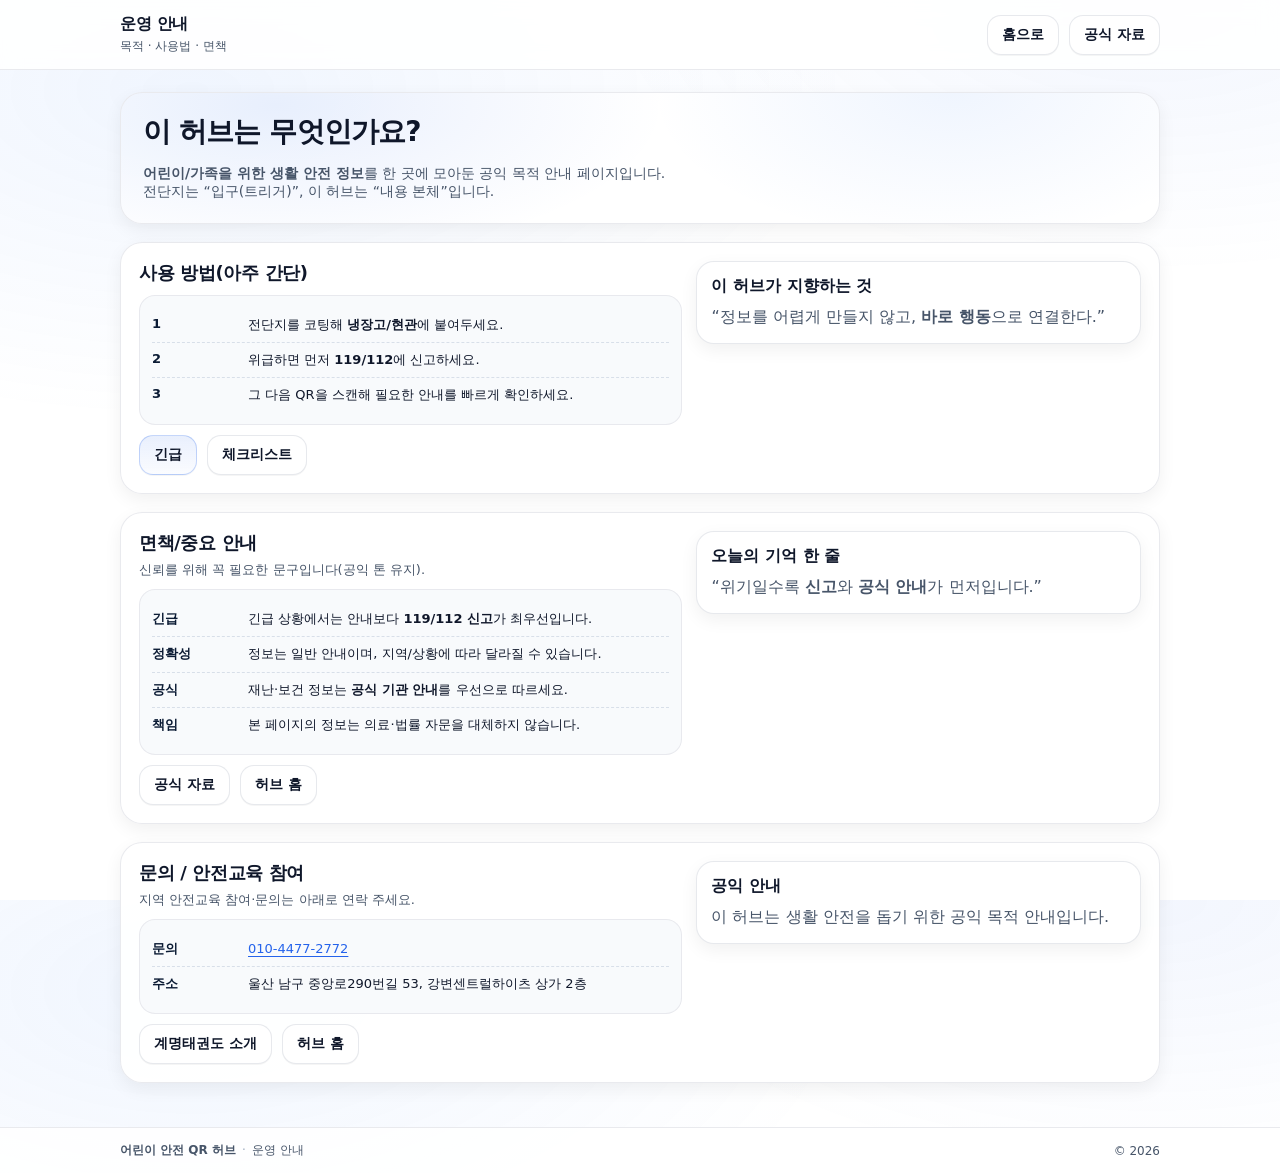
<file: pages/about/index.html>
<!doctype html>
<html lang="ko">
<head>
  <meta charset="utf-8" />
  <meta name="viewport" content="width=device-width,initial-scale=1,viewport-fit=cover" />
  <title>운영 안내 | 어린이 안전 QR 허브</title>
  <meta name="description" content="허브의 목적, 사용 방법, 면책 및 안내." />

  <meta property="og:title" content="운영 안내 | 어린이 안전 QR 허브" />
  <meta property="og:description" content="이 허브는 공익 목적 안전 정보 안내입니다." />
  <meta property="og:image" content="../../assets/images/og.jpg" />

  <link rel="stylesheet" href="../../assets/css/style.css" />
</head>

<body>
<a class="skip" href="#main">본문으로</a>

<div class="page">
<header class="topbar">
  <div class="wrap topbar__inner">
    <div class="brand">
      <div class="brand__title">운영 안내</div>
      <div class="brand__sub">목적 · 사용법 · 면책</div>
    </div>
    <div class="ctaRow">
      <a class="btn" href="../../">홈으로</a>
      <a class="btn" href="../resources/">공식 자료</a>
    </div>
  </div>
</header>

<main id="main" class="wrap main">
  <section class="hero card" style="grid-template-columns:1fr; gap:10px;">
    <h1 class="hero__title" style="margin-bottom:6px;">이 허브는 무엇인가요?</h1>
    <p class="hero__desc" style="margin:0;">
      <strong>어린이/가족을 위한 생활 안전 정보</strong>를 한 곳에 모아둔 공익 목적 안내 페이지입니다.<br/>
      전단지는 “입구(트리거)”, 이 허브는 “내용 본체”입니다.
    </p>
  </section>

  <section class="section card contact" style="padding:18px;">
    <div class="contact__left">
      <h2 class="section__title">사용 방법(아주 간단)</h2>
      <div class="contact__box">
        <div class="kv"><div class="kv__k">1</div><div class="kv__v">전단지를 코팅해 <strong>냉장고/현관</strong>에 붙여두세요.</div></div>
        <div class="kv"><div class="kv__k">2</div><div class="kv__v">위급하면 먼저 <strong>119/112</strong>에 신고하세요.</div></div>
        <div class="kv"><div class="kv__k">3</div><div class="kv__v">그 다음 QR을 스캔해 필요한 안내를 빠르게 확인하세요.</div></div>
      </div>

      <div class="ctaRow" style="margin-top:10px;">
        <a class="btn btn--primary" href="../emergency/">긴급</a>
        <a class="btn" href="../checklist/">체크리스트</a>
      </div>
    </div>

    <div class="contact__right">
      <div class="miniCard">
        <div class="miniCard__title">이 허브가 지향하는 것</div>
        <div class="miniCard__quote">
          “정보를 어렵게 만들지 않고, <strong>바로 행동</strong>으로 연결한다.”
        </div>
      </div>
    </div>
  </section>

  <section class="section card contact" style="padding:18px;">
    <div class="contact__left">
      <h2 class="section__title">면책/중요 안내</h2>
      <p class="section__sub">신뢰를 위해 꼭 필요한 문구입니다(공익 톤 유지).</p>

      <div class="contact__box">
        <div class="kv"><div class="kv__k">긴급</div><div class="kv__v">긴급 상황에서는 안내보다 <strong>119/112 신고</strong>가 최우선입니다.</div></div>
        <div class="kv"><div class="kv__k">정확성</div><div class="kv__v">정보는 일반 안내이며, 지역/상황에 따라 달라질 수 있습니다.</div></div>
        <div class="kv"><div class="kv__k">공식</div><div class="kv__v">재난·보건 정보는 <strong>공식 기관 안내</strong>를 우선으로 따르세요.</div></div>
        <div class="kv"><div class="kv__k">책임</div><div class="kv__v">본 페이지의 정보는 의료·법률 자문을 대체하지 않습니다.</div></div>
      </div>

      <div class="ctaRow" style="margin-top:10px;">
        <a class="btn" href="../resources/">공식 자료</a>
        <a class="btn" href="../../">허브 홈</a>
      </div>
    </div>

    <div class="contact__right">
      <div class="miniCard">
        <div class="miniCard__title">오늘의 기억 한 줄</div>
        <div class="miniCard__quote">
          “위기일수록 <strong>신고</strong>와 <strong>공식 안내</strong>가 먼저입니다.”
        </div>
      </div>
    </div>
  </section>

  <section class="section card contact" style="padding:18px;">
    <div class="contact__left">
      <h2 class="section__title">문의 / 안전교육 참여</h2>
      <p class="section__sub">지역 안전교육 참여·문의는 아래로 연락 주세요.</p>
      <div class="contact__box">
        <div class="kv"><div class="kv__k">문의</div><div class="kv__v"><a class="link" href="tel:010-4477-2772">010-4477-2772</a></div></div>
        <div class="kv"><div class="kv__k">주소</div><div class="kv__v">울산 남구 중앙로290번길 53, 강변센트럴하이츠 상가 2층</div></div>
      </div>
      <div class="ctaRow" style="margin-top:10px;">
        <a class="btn" href="../../kmt/">계명태권도 소개</a>
        <a class="btn" href="../../">허브 홈</a>
      </div>
    </div>
    <div class="contact__right">
      <div class="miniCard">
        <div class="miniCard__title">공익 안내</div>
        <div class="miniCard__quote">
          이 허브는 생활 안전을 돕기 위한 공익 목적 안내입니다.
        </div>
      </div>
    </div>
  </section>
</main>

<footer class="footer">
  <div class="wrap footer__inner">
    <div class="footer__left"><strong>어린이 안전 QR 허브</strong><span class="sep">·</span><span>운영 안내</span></div>
    <div class="footer__right"><span id="year"></span></div>
  </div>
</footer>
</div>

<script src="../../assets/js/app.js"></script>
</body>
</html>
</file>
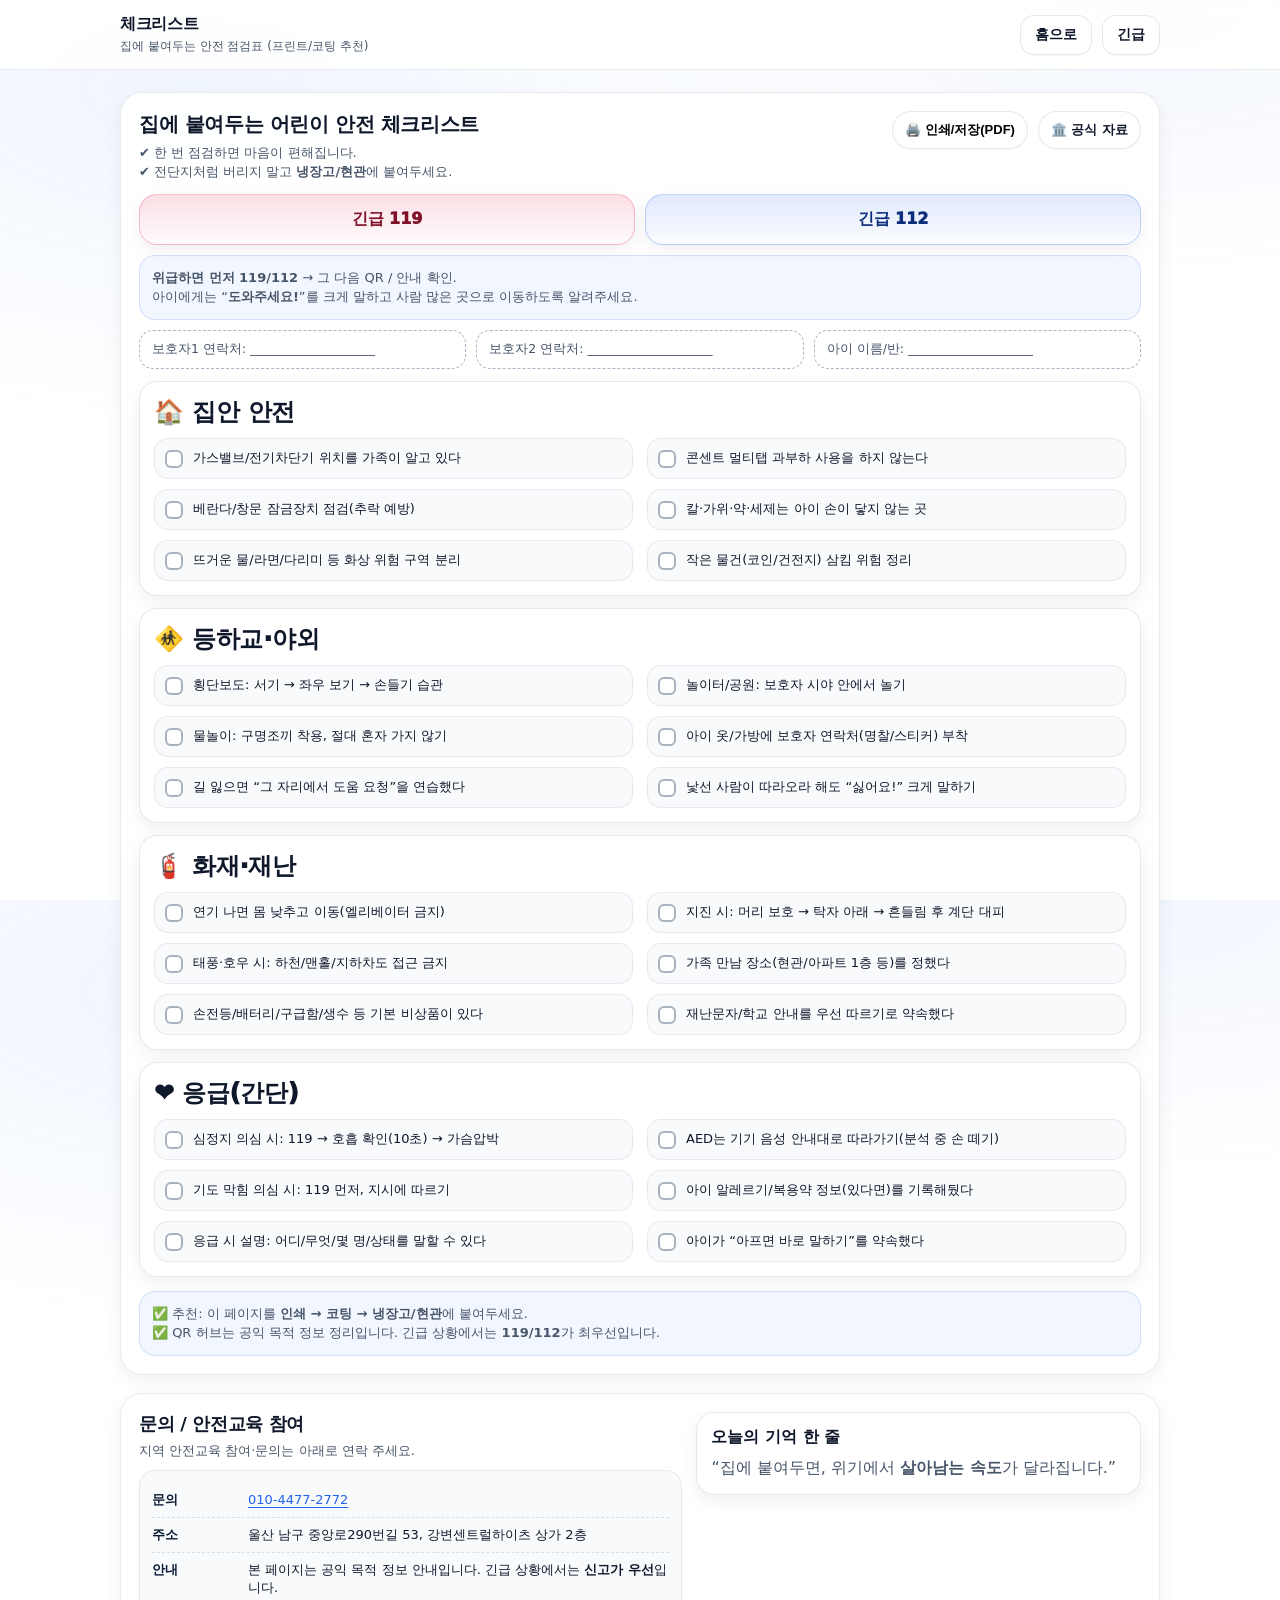
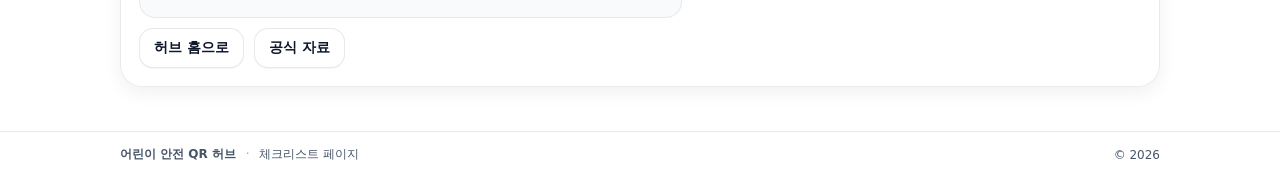
<file: pages/checklist/index.html>
<!doctype html>
<html lang="ko">
<head>
  <meta charset="utf-8" />
  <meta name="viewport" content="width=device-width,initial-scale=1,viewport-fit=cover" />
  <title>체크리스트 | 집에 붙여두는 안전 점검표 | 어린이 안전 QR 허브</title>
  <meta name="description" content="집에 붙여두는 어린이 안전 체크리스트. 프린트/코팅용." />

  <meta property="og:title" content="체크리스트 | 집에 붙여두는 안전 점검표" />
  <meta property="og:description" content="한 번 체크하면, 우리 집 안전이 달라집니다." />
  <meta property="og:image" content="../../assets/images/og.jpg" />

  <link rel="stylesheet" href="../../assets/css/style.css" />

  <style>
    /* ✅ Checklist-specific small styles (safe to keep here) */
    .sheet{
      padding:18px;
    }
    .sheetHead{
      display:flex;
      align-items:flex-start;
      justify-content:space-between;
      gap:12px;
      margin-bottom:12px;
    }
    .sheetTitle{
      margin:0;
      font-size:20px;
      letter-spacing:-.02em;
      font-weight:900;
    }
    .sheetSub{
      margin:6px 0 0;
      color:var(--muted);
      font-size:13px;
      line-height:1.45;
    }
    .printRow{
      display:flex;
      gap:10px;
      flex-wrap:wrap;
      justify-content:flex-end;
    }
    .pill{
      display:inline-flex;
      align-items:center;
      gap:8px;
      padding:9px 12px;
      border-radius:999px;
      border:1px solid rgba(229,231,235,.9);
      background:#fff;
      box-shadow:0 1px 0 rgba(2,6,23,.04);
      font-weight:800;
      font-size:13px;
      cursor:pointer;
      user-select:none;
    }
    .pill:hover{ transform:translateY(-1px); }
    .rows{
      display:grid;
      grid-template-columns:1fr;
      gap:12px;
      margin-top:12px;
    }
    .block{
      padding:14px;
      border-radius:18px;
      background:#fff;
      border:1px solid rgba(229,231,235,.9);
      box-shadow:var(--shadow2);
    }
    .blockTitle{
      font-weight:1000;
      letter-spacing:-.01em;
      margin:0 0 10px;
    }
    .checks{
      display:grid;
      grid-template-columns:repeat(2,1fr);
      gap:10px 14px;
    }
    .check{
      display:flex;
      align-items:flex-start;
      gap:10px;
      padding:10px 10px;
      border-radius:14px;
      border:1px solid rgba(229,231,235,.85);
      background:rgba(248,250,252,.9);
    }
    .box{
      width:18px; height:18px;
      border-radius:6px;
      border:2px solid rgba(100,116,139,.55);
      background:#fff;
      flex:0 0 auto;
      margin-top:1px;
    }
    .txt{
      font-size:13px;
      color:var(--ink);
      line-height:1.35;
    }
    .note{
      margin-top:10px;
      padding:12px;
      border-radius:16px;
      background:rgba(37,99,235,.06);
      border:1px solid rgba(37,99,235,.14);
      color:var(--muted);
      font-size:13px;
      line-height:1.5;
    }
    .miniLine{
      display:flex;
      flex-wrap:wrap;
      gap:10px;
      margin-top:10px;
    }
    .miniField{
      flex:1 1 160px;
      border:1px dashed rgba(148,163,184,.8);
      border-radius:14px;
      padding:10px 12px;
      background:#fff;
      font-size:12.5px;
      color:var(--muted);
    }
    .bigEmergency{
      display:grid;
      grid-template-columns:1fr 1fr;
      gap:10px;
      margin-top:12px;
    }
    .bigBtn{
      border-radius:18px;
      padding:14px 12px;
      text-align:center;
      font-weight:1000;
      border:1px solid rgba(229,231,235,.9);
      box-shadow:var(--shadow2);
      background:#fff;
      font-size:16px;
    }
    .bigBtn--red{
      border-color:rgba(225,29,72,.25);
      background:linear-gradient(180deg, rgba(225,29,72,.14), rgba(225,29,72,.02));
      color:#7f1028;
    }
    .bigBtn--blue{
      border-color:rgba(37,99,235,.25);
      background:linear-gradient(180deg, rgba(37,99,235,.14), rgba(37,99,235,.02));
      color:#0b2d7a;
    }

    @media (max-width: 980px){
      .checks{ grid-template-columns:1fr; }
    }

    /* ✅ Print-friendly */
    @media print{
      .topbar, .stickyCall{ display:none !important; }
      body{ background:#fff !important; }
      .card, .block{
        box-shadow:none !important;
        border:1px solid #ddd !important;
      }
      .pill{ display:none !important; }
      .check{ background:#fff !important; }
      a{ text-decoration:none !important; }
      .wrap{ width:100% !important; margin:0 !important; }
      .main{ padding:0 !important; }
      .sheet{ padding:10mm !important; }
    }
  </style>
</head>

<body>
  <a class="skip" href="#main">본문으로</a>

  <div class="page">
    <header class="topbar">
      <div class="wrap topbar__inner">
        <div class="brand">
          <div class="brand__title">체크리스트</div>
          <div class="brand__sub">집에 붙여두는 안전 점검표 (프린트/코팅 추천)</div>
        </div>

        <div class="ctaRow">
          <a class="btn" href="../../">홈으로</a>
          <a class="btn" href="../emergency/">긴급</a>
        </div>
      </div>
    </header>

    <main id="main" class="wrap main">
      <section class="card sheet">
        <div class="sheetHead">
          <div>
            <h1 class="sheetTitle">집에 붙여두는 어린이 안전 체크리스트</h1>
            <p class="sheetSub">
              ✔ 한 번 점검하면 마음이 편해집니다. <br/>
              ✔ 전단지처럼 버리지 말고 <strong>냉장고/현관</strong>에 붙여두세요.
            </p>
          </div>

          <div class="printRow">
            <button class="pill" type="button" onclick="window.print()">🖨️ 인쇄/저장(PDF)</button>
            <a class="pill" href="../resources/">🏛️ 공식 자료</a>
          </div>
        </div>

        <div class="bigEmergency" aria-label="긴급 연락">
          <a class="bigBtn bigBtn--red" href="tel:119">긴급 119</a>
          <a class="bigBtn bigBtn--blue" href="tel:112">긴급 112</a>
        </div>

        <div class="note">
          <strong>위급하면 먼저 119/112</strong> → 그 다음 QR / 안내 확인.<br/>
          아이에게는 “<strong>도와주세요!</strong>”를 크게 말하고 사람 많은 곳으로 이동하도록 알려주세요.
        </div>

        <div class="miniLine" aria-label="가정 정보 기록">
          <div class="miniField">보호자1 연락처: ____________________</div>
          <div class="miniField">보호자2 연락처: ____________________</div>
          <div class="miniField">아이 이름/반: ____________________</div>
        </div>

        <div class="rows">
          <!-- Block 1 -->
          <div class="block">
            <h2 class="blockTitle">🏠 집안 안전</h2>
            <div class="checks">
              <div class="check"><span class="box"></span><div class="txt">가스밸브/전기차단기 위치를 가족이 알고 있다</div></div>
              <div class="check"><span class="box"></span><div class="txt">콘센트 멀티탭 과부하 사용을 하지 않는다</div></div>
              <div class="check"><span class="box"></span><div class="txt">베란다/창문 잠금장치 점검(추락 예방)</div></div>
              <div class="check"><span class="box"></span><div class="txt">칼·가위·약·세제는 아이 손이 닿지 않는 곳</div></div>
              <div class="check"><span class="box"></span><div class="txt">뜨거운 물/라면/다리미 등 화상 위험 구역 분리</div></div>
              <div class="check"><span class="box"></span><div class="txt">작은 물건(코인/건전지) 삼킴 위험 정리</div></div>
            </div>
          </div>

          <!-- Block 2 -->
          <div class="block">
            <h2 class="blockTitle">🚸 등하교·야외</h2>
            <div class="checks">
              <div class="check"><span class="box"></span><div class="txt">횡단보도: 서기 → 좌우 보기 → 손들기 습관</div></div>
              <div class="check"><span class="box"></span><div class="txt">놀이터/공원: 보호자 시야 안에서 놀기</div></div>
              <div class="check"><span class="box"></span><div class="txt">물놀이: 구명조끼 착용, 절대 혼자 가지 않기</div></div>
              <div class="check"><span class="box"></span><div class="txt">아이 옷/가방에 보호자 연락처(명찰/스티커) 부착</div></div>
              <div class="check"><span class="box"></span><div class="txt">길 잃으면 “그 자리에서 도움 요청”을 연습했다</div></div>
              <div class="check"><span class="box"></span><div class="txt">낯선 사람이 따라오라 해도 “싫어요!” 크게 말하기</div></div>
            </div>
          </div>

          <!-- Block 3 -->
          <div class="block">
            <h2 class="blockTitle">🧯 화재·재난</h2>
            <div class="checks">
              <div class="check"><span class="box"></span><div class="txt">연기 나면 몸 낮추고 이동(엘리베이터 금지)</div></div>
              <div class="check"><span class="box"></span><div class="txt">지진 시: 머리 보호 → 탁자 아래 → 흔들림 후 계단 대피</div></div>
              <div class="check"><span class="box"></span><div class="txt">태풍·호우 시: 하천/맨홀/지하차도 접근 금지</div></div>
              <div class="check"><span class="box"></span><div class="txt">가족 만남 장소(현관/아파트 1층 등)를 정했다</div></div>
              <div class="check"><span class="box"></span><div class="txt">손전등/배터리/구급함/생수 등 기본 비상품이 있다</div></div>
              <div class="check"><span class="box"></span><div class="txt">재난문자/학교 안내를 우선 따르기로 약속했다</div></div>
            </div>
          </div>

          <!-- Block 4 -->
          <div class="block">
            <h2 class="blockTitle">❤️ 응급(간단)</h2>
            <div class="checks">
              <div class="check"><span class="box"></span><div class="txt">심정지 의심 시: 119 → 호흡 확인(10초) → 가슴압박</div></div>
              <div class="check"><span class="box"></span><div class="txt">AED는 기기 음성 안내대로 따라가기(분석 중 손 떼기)</div></div>
              <div class="check"><span class="box"></span><div class="txt">기도 막힘 의심 시: 119 먼저, 지시에 따르기</div></div>
              <div class="check"><span class="box"></span><div class="txt">아이 알레르기/복용약 정보(있다면)를 기록해뒀다</div></div>
              <div class="check"><span class="box"></span><div class="txt">응급 시 설명: 어디/무엇/몇 명/상태를 말할 수 있다</div></div>
              <div class="check"><span class="box"></span><div class="txt">아이가 “아프면 바로 말하기”를 약속했다</div></div>
            </div>
          </div>
        </div>

        <div class="note" style="margin-top:14px;">
          ✅ 추천: 이 페이지를 <strong>인쇄 → 코팅 → 냉장고/현관</strong>에 붙여두세요.<br/>
          ✅ QR 허브는 공익 목적 정보 정리입니다. 긴급 상황에서는 <strong>119/112</strong>가 최우선입니다.
        </div>
      </section>

      <!-- Contact -->
      <section class="section card contact" style="padding:18px;">
        <div class="contact__left">
          <h2 class="section__title">문의 / 안전교육 참여</h2>
          <p class="section__sub">지역 안전교육 참여·문의는 아래로 연락 주세요.</p>

          <div class="contact__box">
            <div class="kv">
              <div class="kv__k">문의</div>
              <div class="kv__v"><a class="link" href="tel:010-4477-2772">010-4477-2772</a></div>
            </div>
            <div class="kv">
              <div class="kv__k">주소</div>
              <div class="kv__v">울산 남구 중앙로290번길 53, 강변센트럴하이츠 상가 2층</div>
            </div>
            <div class="kv">
              <div class="kv__k">안내</div>
              <div class="kv__v">본 페이지는 공익 목적 정보 안내입니다. 긴급 상황에서는 <strong>신고가 우선</strong>입니다.</div>
            </div>
          </div>

          <div class="ctaRow" style="margin-top:10px;">
            <a class="btn" href="../../">허브 홈으로</a>
            <a class="btn" href="../resources/">공식 자료</a>
          </div>
        </div>

        <div class="contact__right">
          <div class="miniCard">
            <div class="miniCard__title">오늘의 기억 한 줄</div>
            <div class="miniCard__quote">“집에 붙여두면, 위기에서 <strong>살아남는 속도</strong>가 달라집니다.”</div>
          </div>
        </div>
      </section>

    </main>

    <footer class="footer">
      <div class="wrap footer__inner">
        <div class="footer__left">
          <strong>어린이 안전 QR 허브</strong>
          <span class="sep">·</span>
          <span>체크리스트 페이지</span>
        </div>
        <div class="footer__right"><span id="year"></span></div>
      </div>
    </footer>
  </div>

  <div class="stickyCall" aria-label="하단 긴급 버튼">
    <a class="stickyCall__btn stickyCall__btn--red" href="tel:119">119</a>
    <a class="stickyCall__btn stickyCall__btn--blue" href="tel:112">112</a>
  </div>

  <script src="../../assets/js/app.js"></script>
</body>
</html>
</file>
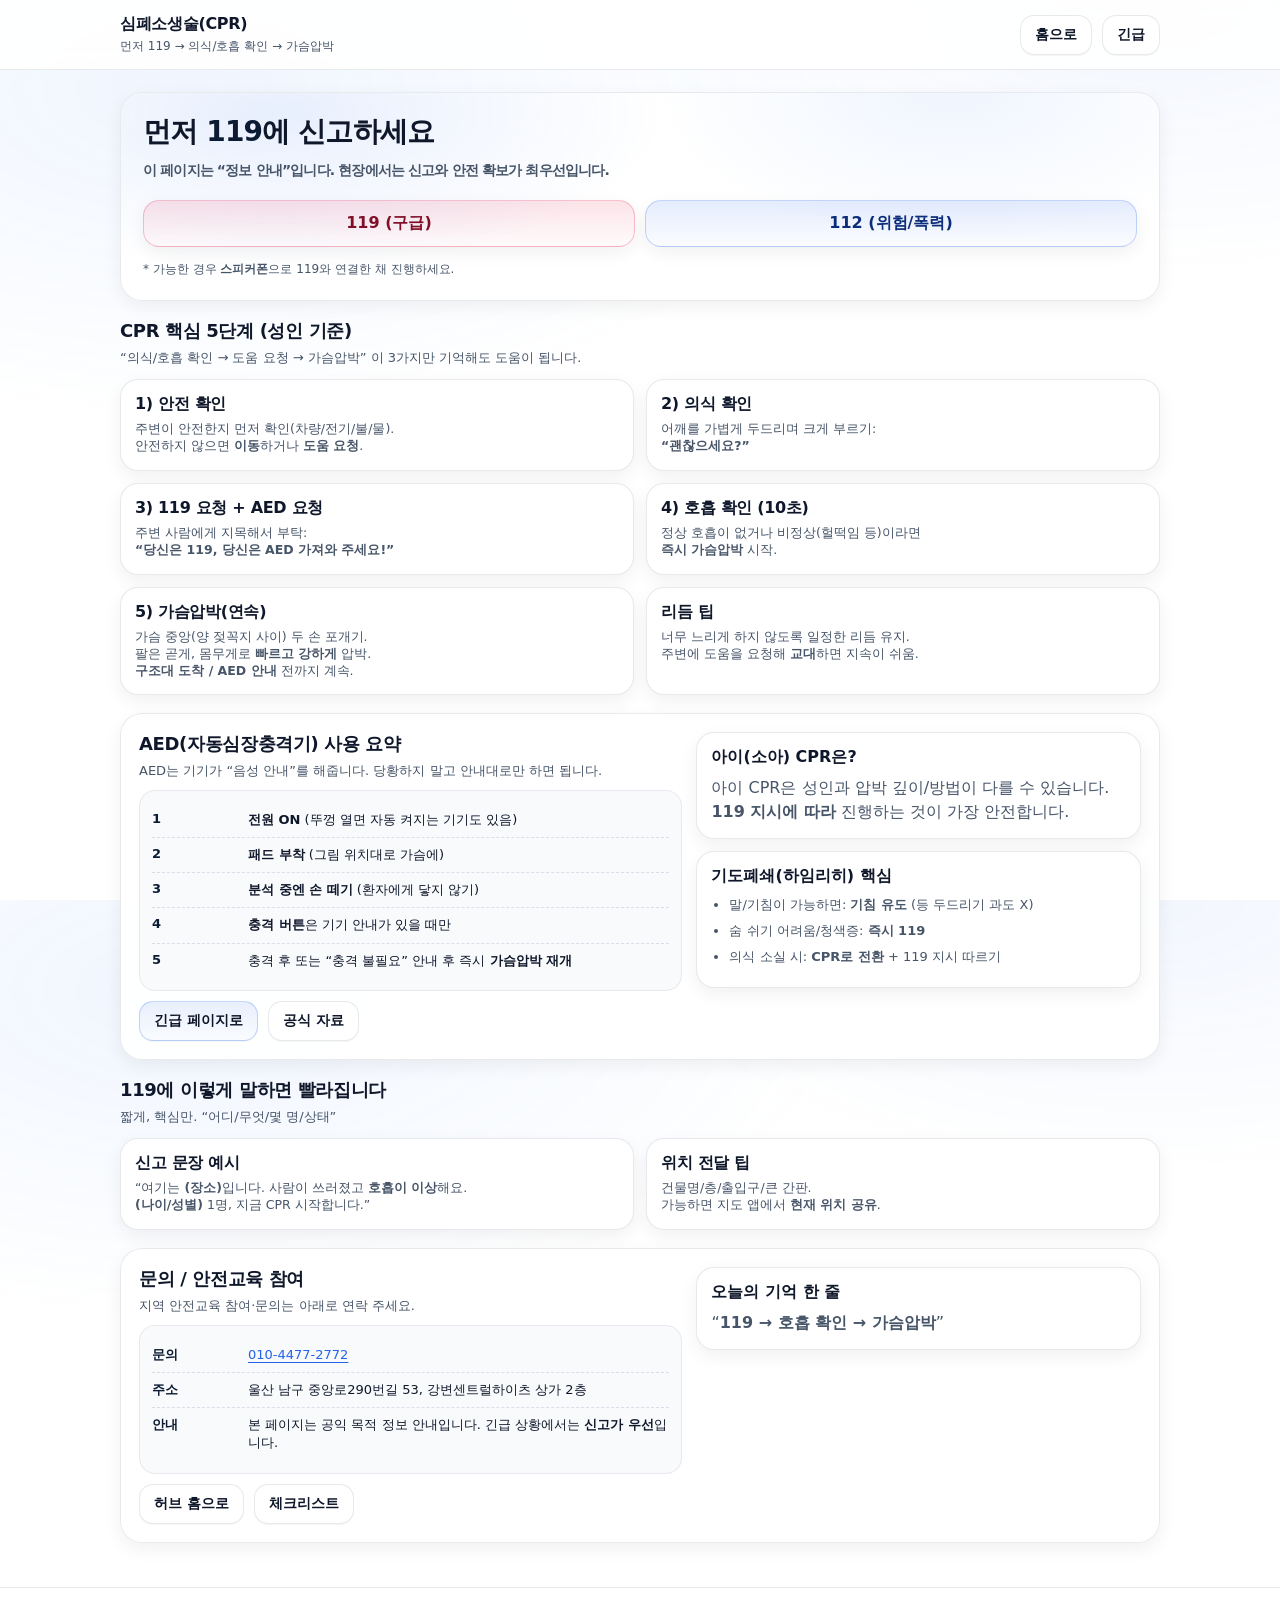
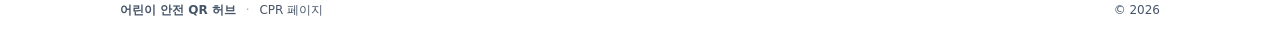
<file: pages/cpr/index.html>
<!doctype html>
<html lang="ko">
<head>
  <meta charset="utf-8" />
  <meta name="viewport" content="width=device-width,initial-scale=1,viewport-fit=cover" />
  <title>심폐소생술(CPR) | 어린이 안전 QR 허브</title>
  <meta name="description" content="심폐소생술(CPR) 핵심 단계, 자동심장충격기(AED) 사용, 기도폐쇄(하임리히) 대처 요약." />

  <meta property="og:title" content="심폐소생술(CPR) | 어린이 안전 QR 허브" />
  <meta property="og:description" content="위급하면 먼저 119. 그 다음 CPR과 AED 기본 절차를 따라오세요." />
  <meta property="og:image" content="../../assets/images/og.jpg" />

  <link rel="stylesheet" href="../../assets/css/style.css" />
</head>

<body>
  <a class="skip" href="#main">본문으로</a>

  <div class="page">
    <header class="topbar">
      <div class="wrap topbar__inner">
        <div class="brand">
          <div class="brand__title">심폐소생술(CPR)</div>
          <div class="brand__sub">먼저 119 → 의식/호흡 확인 → 가슴압박</div>
        </div>

        <div class="ctaRow">
          <a class="btn" href="../../">홈으로</a>
          <a class="btn" href="../emergency/">긴급</a>
        </div>
      </div>
    </header>

    <main id="main" class="wrap main">

      <!-- TOP: 119/112 -->
      <section class="hero card" style="grid-template-columns:1fr; gap:12px;">
        <h1 class="hero__title" style="margin-bottom:6px;">
          먼저 <span class="accent">119</span>에 신고하세요<br/>
          <span style="font-size:14px; font-weight:700; color:var(--muted);">
            이 페이지는 “정보 안내”입니다. 현장에서는 신고와 안전 확보가 최우선입니다.
          </span>
        </h1>

        <div class="hotline" style="grid-template-columns:repeat(2,1fr);">
          <a class="hotline__btn hotline__btn--red" href="tel:119">119 (구급)</a>
          <a class="hotline__btn hotline__btn--blue" href="tel:112">112 (위험/폭력)</a>
        </div>

        <p class="fine" style="margin-top:2px;">
          * 가능한 경우 <strong>스피커폰</strong>으로 119와 연결한 채 진행하세요.
        </p>
      </section>

      <!-- CPR 핵심 -->
      <section class="section">
        <header class="section__head">
          <h2 class="section__title">CPR 핵심 5단계 (성인 기준)</h2>
          <p class="section__sub">“의식/호흡 확인 → 도움 요청 → 가슴압박” 이 3가지만 기억해도 도움이 됩니다.</p>
        </header>

        <div class="grid" style="grid-template-columns:repeat(2,1fr);">
          <div class="tile">
            <div class="tile__title">1) 안전 확인</div>
            <div class="tile__desc">
              주변이 안전한지 먼저 확인(차량/전기/불/물).<br/>
              안전하지 않으면 <strong>이동</strong>하거나 <strong>도움 요청</strong>.
            </div>
          </div>

          <div class="tile">
            <div class="tile__title">2) 의식 확인</div>
            <div class="tile__desc">
              어깨를 가볍게 두드리며 크게 부르기:<br/>
              <strong>“괜찮으세요?”</strong>
            </div>
          </div>

          <div class="tile">
            <div class="tile__title">3) 119 요청 + AED 요청</div>
            <div class="tile__desc">
              주변 사람에게 지목해서 부탁:<br/>
              <strong>“당신은 119, 당신은 AED 가져와 주세요!”</strong>
            </div>
          </div>

          <div class="tile">
            <div class="tile__title">4) 호흡 확인 (10초)</div>
            <div class="tile__desc">
              정상 호흡이 없거나 비정상(헐떡임 등)이라면<br/>
              <strong>즉시 가슴압박</strong> 시작.
            </div>
          </div>

          <div class="tile">
            <div class="tile__title">5) 가슴압박(연속)</div>
            <div class="tile__desc">
              가슴 중앙(양 젖꼭지 사이) 두 손 포개기.<br/>
              팔은 곧게, 몸무게로 <strong>빠르고 강하게</strong> 압박.<br/>
              <strong>구조대 도착 / AED 안내</strong> 전까지 계속.
            </div>
          </div>

          <div class="tile">
            <div class="tile__title">리듬 팁</div>
            <div class="tile__desc">
              너무 느리게 하지 않도록 일정한 리듬 유지.<br/>
              주변에 도움을 요청해 <strong>교대</strong>하면 지속이 쉬움.
            </div>
          </div>
        </div>
      </section>

      <!-- AED -->
      <section class="section card contact" style="padding:18px;">
        <div class="contact__left">
          <h2 class="section__title">AED(자동심장충격기) 사용 요약</h2>
          <p class="section__sub">AED는 기기가 “음성 안내”를 해줍니다. 당황하지 말고 안내대로만 하면 됩니다.</p>

          <div class="contact__box">
            <div class="kv">
              <div class="kv__k">1</div>
              <div class="kv__v"><strong>전원 ON</strong> (뚜껑 열면 자동 켜지는 기기도 있음)</div>
            </div>
            <div class="kv">
              <div class="kv__k">2</div>
              <div class="kv__v"><strong>패드 부착</strong> (그림 위치대로 가슴에)</div>
            </div>
            <div class="kv">
              <div class="kv__k">3</div>
              <div class="kv__v"><strong>분석 중엔 손 떼기</strong> (환자에게 닿지 않기)</div>
            </div>
            <div class="kv">
              <div class="kv__k">4</div>
              <div class="kv__v"><strong>충격 버튼</strong>은 기기 안내가 있을 때만</div>
            </div>
            <div class="kv">
              <div class="kv__k">5</div>
              <div class="kv__v">충격 후 또는 “충격 불필요” 안내 후 즉시 <strong>가슴압박 재개</strong></div>
            </div>
          </div>

          <div class="ctaRow" style="margin-top:10px;">
            <a class="btn btn--primary" href="../emergency/">긴급 페이지로</a>
            <a class="btn" href="../resources/">공식 자료</a>
          </div>
        </div>

        <div class="contact__right">
          <div class="miniCard">
            <div class="miniCard__title">아이(소아) CPR은?</div>
            <div class="miniCard__quote">
              아이 CPR은 성인과 압박 깊이/방법이 다를 수 있습니다.<br/>
              <strong>119 지시에 따라</strong> 진행하는 것이 가장 안전합니다.
            </div>
          </div>

          <div class="miniCard" style="margin-top:12px;">
            <div class="miniCard__title">기도폐쇄(하임리히) 핵심</div>
            <ul class="bullets">
              <li>말/기침이 가능하면: <strong>기침 유도</strong> (등 두드리기 과도 X)</li>
              <li>숨 쉬기 어려움/청색증: <strong>즉시 119</strong></li>
              <li>의식 소실 시: <strong>CPR로 전환</strong> + 119 지시 따르기</li>
            </ul>
          </div>
        </div>
      </section>

      <!-- What to say to 119 -->
      <section class="section">
        <header class="section__head">
          <h2 class="section__title">119에 이렇게 말하면 빨라집니다</h2>
          <p class="section__sub">짧게, 핵심만. “어디/무엇/몇 명/상태”</p>
        </header>

        <div class="grid" style="grid-template-columns:repeat(2,1fr);">
          <div class="tile">
            <div class="tile__title">신고 문장 예시</div>
            <div class="tile__desc">
              “여기는 <strong>(장소)</strong>입니다. 사람이 쓰러졌고 <strong>호흡이 이상</strong>해요.<br/>
              <strong>(나이/성별)</strong> 1명, 지금 CPR 시작합니다.”
            </div>
          </div>

          <div class="tile">
            <div class="tile__title">위치 전달 팁</div>
            <div class="tile__desc">
              건물명/층/출입구/큰 간판.<br/>
              가능하면 지도 앱에서 <strong>현재 위치 공유</strong>.
            </div>
          </div>
        </div>
      </section>

      <!-- CONTACT -->
      <section class="section card contact" style="padding:18px;">
        <div class="contact__left">
          <h2 class="section__title">문의 / 안전교육 참여</h2>
          <p class="section__sub">지역 안전교육 참여·문의는 아래로 연락 주세요.</p>

          <div class="contact__box">
            <div class="kv">
              <div class="kv__k">문의</div>
              <div class="kv__v"><a class="link" href="tel:010-4477-2772">010-4477-2772</a></div>
            </div>
            <div class="kv">
              <div class="kv__k">주소</div>
              <div class="kv__v">울산 남구 중앙로290번길 53, 강변센트럴하이츠 상가 2층</div>
            </div>
            <div class="kv">
              <div class="kv__k">안내</div>
              <div class="kv__v">본 페이지는 공익 목적 정보 안내입니다. 긴급 상황에서는 <strong>신고가 우선</strong>입니다.</div>
            </div>
          </div>

          <div class="ctaRow" style="margin-top:10px;">
            <a class="btn" href="../../">허브 홈으로</a>
            <a class="btn" href="../checklist/">체크리스트</a>
          </div>
        </div>

        <div class="contact__right">
          <div class="miniCard">
            <div class="miniCard__title">오늘의 기억 한 줄</div>
            <div class="miniCard__quote">“<strong>119 → 호흡 확인 → 가슴압박</strong>”</div>
          </div>
        </div>
      </section>

    </main>

    <footer class="footer">
      <div class="wrap footer__inner">
        <div class="footer__left">
          <strong>어린이 안전 QR 허브</strong>
          <span class="sep">·</span>
          <span>CPR 페이지</span>
        </div>
        <div class="footer__right"><span id="year"></span></div>
      </div>
    </footer>
  </div>

  <div class="stickyCall" aria-label="하단 긴급 버튼">
    <a class="stickyCall__btn stickyCall__btn--red" href="tel:119">119</a>
    <a class="stickyCall__btn stickyCall__btn--blue" href="tel:112">112</a>
  </div>

  <script src="../../assets/js/app.js"></script>
</body>
</html>
</file>
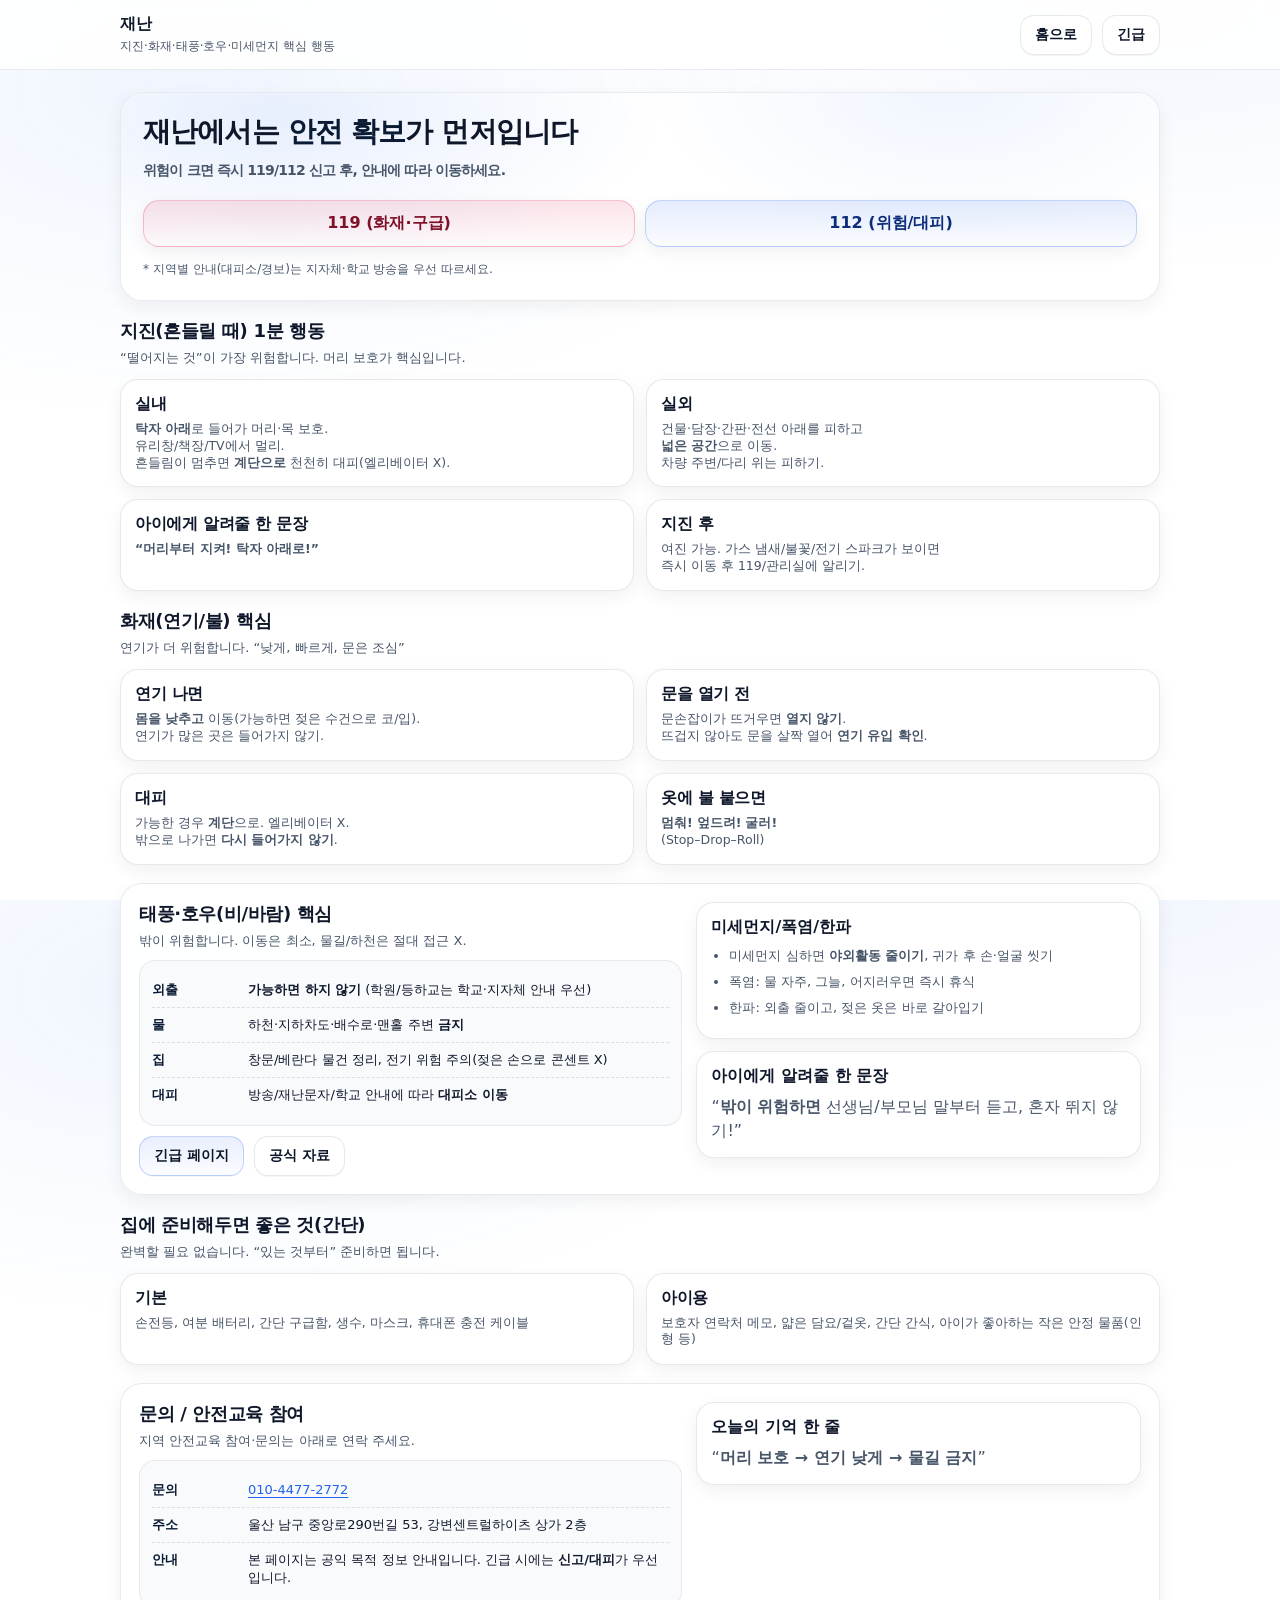
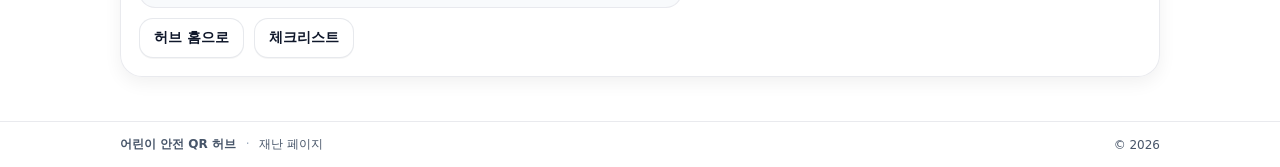
<file: pages/disaster/index.html>
<!doctype html>
<html lang="ko">
<head>
  <meta charset="utf-8" />
  <meta name="viewport" content="width=device-width,initial-scale=1,viewport-fit=cover" />
  <title>재난 | 지진·화재·태풍·미세먼지 | 어린이 안전 QR 허브</title>
  <meta name="description" content="지진·화재·태풍·호우·미세먼지 등 재난 상황에서 아이와 보호자가 바로 할 수 있는 행동 요령을 간단하게 정리합니다." />

  <meta property="og:title" content="재난 | 지진·화재·태풍·미세먼지" />
  <meta property="og:description" content="당황하지 말고, 안전 확보 → 119/112 → 행동 요령." />
  <meta property="og:image" content="../../assets/images/og.jpg" />

  <link rel="stylesheet" href="../../assets/css/style.css" />
</head>

<body>
  <a class="skip" href="#main">본문으로</a>

  <div class="page">
    <header class="topbar">
      <div class="wrap topbar__inner">
        <div class="brand">
          <div class="brand__title">재난</div>
          <div class="brand__sub">지진·화재·태풍·호우·미세먼지 핵심 행동</div>
        </div>

        <div class="ctaRow">
          <a class="btn" href="../../">홈으로</a>
          <a class="btn" href="../emergency/">긴급</a>
        </div>
      </div>
    </header>

    <main id="main" class="wrap main">

      <!-- TOP -->
      <section class="hero card" style="grid-template-columns:1fr; gap:12px;">
        <h1 class="hero__title" style="margin-bottom:6px;">
          재난에서는 <span class="accent">안전 확보</span>가 먼저입니다<br/>
          <span style="font-size:14px; font-weight:700; color:var(--muted);">
            위험이 크면 즉시 119/112 신고 후, 안내에 따라 이동하세요.
          </span>
        </h1>

        <div class="hotline" style="grid-template-columns:repeat(2,1fr);">
          <a class="hotline__btn hotline__btn--red" href="tel:119">119 (화재·구급)</a>
          <a class="hotline__btn hotline__btn--blue" href="tel:112">112 (위험/대피)</a>
        </div>

        <p class="fine" style="margin-top:2px;">
          * 지역별 안내(대피소/경보)는 지자체·학교 방송을 우선 따르세요.
        </p>
      </section>

      <!-- Earthquake -->
      <section class="section">
        <header class="section__head">
          <h2 class="section__title">지진(흔들릴 때) 1분 행동</h2>
          <p class="section__sub">“떨어지는 것”이 가장 위험합니다. 머리 보호가 핵심입니다.</p>
        </header>

        <div class="grid" style="grid-template-columns:repeat(2,1fr);">
          <div class="tile">
            <div class="tile__title">실내</div>
            <div class="tile__desc">
              <strong>탁자 아래</strong>로 들어가 머리·목 보호.<br/>
              유리창/책장/TV에서 멀리.<br/>
              흔들림이 멈추면 <strong>계단으로</strong> 천천히 대피(엘리베이터 X).
            </div>
          </div>
          <div class="tile">
            <div class="tile__title">실외</div>
            <div class="tile__desc">
              건물·담장·간판·전선 아래를 피하고<br/>
              <strong>넓은 공간</strong>으로 이동.<br/>
              차량 주변/다리 위는 피하기.
            </div>
          </div>
          <div class="tile">
            <div class="tile__title">아이에게 알려줄 한 문장</div>
            <div class="tile__desc">
              <strong>“머리부터 지켜! 탁자 아래로!”</strong>
            </div>
          </div>
          <div class="tile">
            <div class="tile__title">지진 후</div>
            <div class="tile__desc">
              여진 가능. 가스 냄새/불꽃/전기 스파크가 보이면<br/>
              즉시 이동 후 119/관리실에 알리기.
            </div>
          </div>
        </div>
      </section>

      <!-- Fire -->
      <section class="section">
        <header class="section__head">
          <h2 class="section__title">화재(연기/불) 핵심</h2>
          <p class="section__sub">연기가 더 위험합니다. “낮게, 빠르게, 문은 조심”</p>
        </header>

        <div class="grid" style="grid-template-columns:repeat(2,1fr);">
          <div class="tile">
            <div class="tile__title">연기 나면</div>
            <div class="tile__desc">
              <strong>몸을 낮추고</strong> 이동(가능하면 젖은 수건으로 코/입).<br/>
              연기가 많은 곳은 들어가지 않기.
            </div>
          </div>
          <div class="tile">
            <div class="tile__title">문을 열기 전</div>
            <div class="tile__desc">
              문손잡이가 뜨거우면 <strong>열지 않기</strong>.<br/>
              뜨겁지 않아도 문을 살짝 열어 <strong>연기 유입 확인</strong>.
            </div>
          </div>
          <div class="tile">
            <div class="tile__title">대피</div>
            <div class="tile__desc">
              가능한 경우 <strong>계단</strong>으로. 엘리베이터 X.<br/>
              밖으로 나가면 <strong>다시 들어가지 않기</strong>.
            </div>
          </div>
          <div class="tile">
            <div class="tile__title">옷에 불 붙으면</div>
            <div class="tile__desc">
              <strong>멈춰!</strong> <strong>엎드려!</strong> <strong>굴러!</strong><br/>
              (Stop–Drop–Roll)
            </div>
          </div>
        </div>
      </section>

      <!-- Typhoon / Heavy rain -->
      <section class="section card contact" style="padding:18px;">
        <div class="contact__left">
          <h2 class="section__title">태풍·호우(비/바람) 핵심</h2>
          <p class="section__sub">밖이 위험합니다. 이동은 최소, 물길/하천은 절대 접근 X.</p>

          <div class="contact__box">
            <div class="kv">
              <div class="kv__k">외출</div>
              <div class="kv__v"><strong>가능하면 하지 않기</strong> (학원/등하교는 학교·지자체 안내 우선)</div>
            </div>
            <div class="kv">
              <div class="kv__k">물</div>
              <div class="kv__v">하천·지하차도·배수로·맨홀 주변 <strong>금지</strong></div>
            </div>
            <div class="kv">
              <div class="kv__k">집</div>
              <div class="kv__v">창문/베란다 물건 정리, 전기 위험 주의(젖은 손으로 콘센트 X)</div>
            </div>
            <div class="kv">
              <div class="kv__k">대피</div>
              <div class="kv__v">방송/재난문자/학교 안내에 따라 <strong>대피소 이동</strong></div>
            </div>
          </div>

          <div class="ctaRow" style="margin-top:10px;">
            <a class="btn btn--primary" href="../emergency/">긴급 페이지</a>
            <a class="btn" href="../resources/">공식 자료</a>
          </div>
        </div>

        <div class="contact__right">
          <div class="miniCard">
            <div class="miniCard__title">미세먼지/폭염/한파</div>
            <ul class="bullets">
              <li>미세먼지 심하면 <strong>야외활동 줄이기</strong>, 귀가 후 손·얼굴 씻기</li>
              <li>폭염: 물 자주, 그늘, 어지러우면 즉시 휴식</li>
              <li>한파: 외출 줄이고, 젖은 옷은 바로 갈아입기</li>
            </ul>
          </div>

          <div class="miniCard" style="margin-top:12px;">
            <div class="miniCard__title">아이에게 알려줄 한 문장</div>
            <div class="miniCard__quote">
              “<strong>밖이 위험하면</strong> 선생님/부모님 말부터 듣고, 혼자 뛰지 않기!”
            </div>
          </div>
        </div>
      </section>

      <!-- Home mini-kit -->
      <section class="section">
        <header class="section__head">
          <h2 class="section__title">집에 준비해두면 좋은 것(간단)</h2>
          <p class="section__sub">완벽할 필요 없습니다. “있는 것부터” 준비하면 됩니다.</p>
        </header>

        <div class="grid" style="grid-template-columns:repeat(2,1fr);">
          <div class="tile">
            <div class="tile__title">기본</div>
            <div class="tile__desc">
              손전등, 여분 배터리, 간단 구급함, 생수, 마스크, 휴대폰 충전 케이블
            </div>
          </div>
          <div class="tile">
            <div class="tile__title">아이용</div>
            <div class="tile__desc">
              보호자 연락처 메모, 얇은 담요/겉옷, 간단 간식, 아이가 좋아하는 작은 안정 물품(인형 등)
            </div>
          </div>
        </div>
      </section>

      <!-- CONTACT -->
      <section class="section card contact" style="padding:18px;">
        <div class="contact__left">
          <h2 class="section__title">문의 / 안전교육 참여</h2>
          <p class="section__sub">지역 안전교육 참여·문의는 아래로 연락 주세요.</p>

          <div class="contact__box">
            <div class="kv">
              <div class="kv__k">문의</div>
              <div class="kv__v"><a class="link" href="tel:010-4477-2772">010-4477-2772</a></div>
            </div>
            <div class="kv">
              <div class="kv__k">주소</div>
              <div class="kv__v">울산 남구 중앙로290번길 53, 강변센트럴하이츠 상가 2층</div>
            </div>
            <div class="kv">
              <div class="kv__k">안내</div>
              <div class="kv__v">본 페이지는 공익 목적 정보 안내입니다. 긴급 시에는 <strong>신고/대피</strong>가 우선입니다.</div>
            </div>
          </div>

          <div class="ctaRow" style="margin-top:10px;">
            <a class="btn" href="../../">허브 홈으로</a>
            <a class="btn" href="../checklist/">체크리스트</a>
          </div>
        </div>

        <div class="contact__right">
          <div class="miniCard">
            <div class="miniCard__title">오늘의 기억 한 줄</div>
            <div class="miniCard__quote">“<strong>머리 보호 → 연기 낮게 → 물길 금지</strong>”</div>
          </div>
        </div>
      </section>

    </main>

    <footer class="footer">
      <div class="wrap footer__inner">
        <div class="footer__left">
          <strong>어린이 안전 QR 허브</strong>
          <span class="sep">·</span>
          <span>재난 페이지</span>
        </div>
        <div class="footer__right"><span id="year"></span></div>
      </div>
    </footer>
  </div>

  <div class="stickyCall" aria-label="하단 긴급 버튼">
    <a class="stickyCall__btn stickyCall__btn--red" href="tel:119">119</a>
    <a class="stickyCall__btn stickyCall__btn--blue" href="tel:112">112</a>
  </div>

  <script src="../../assets/js/app.js"></script>
</body>
</html>
</file>
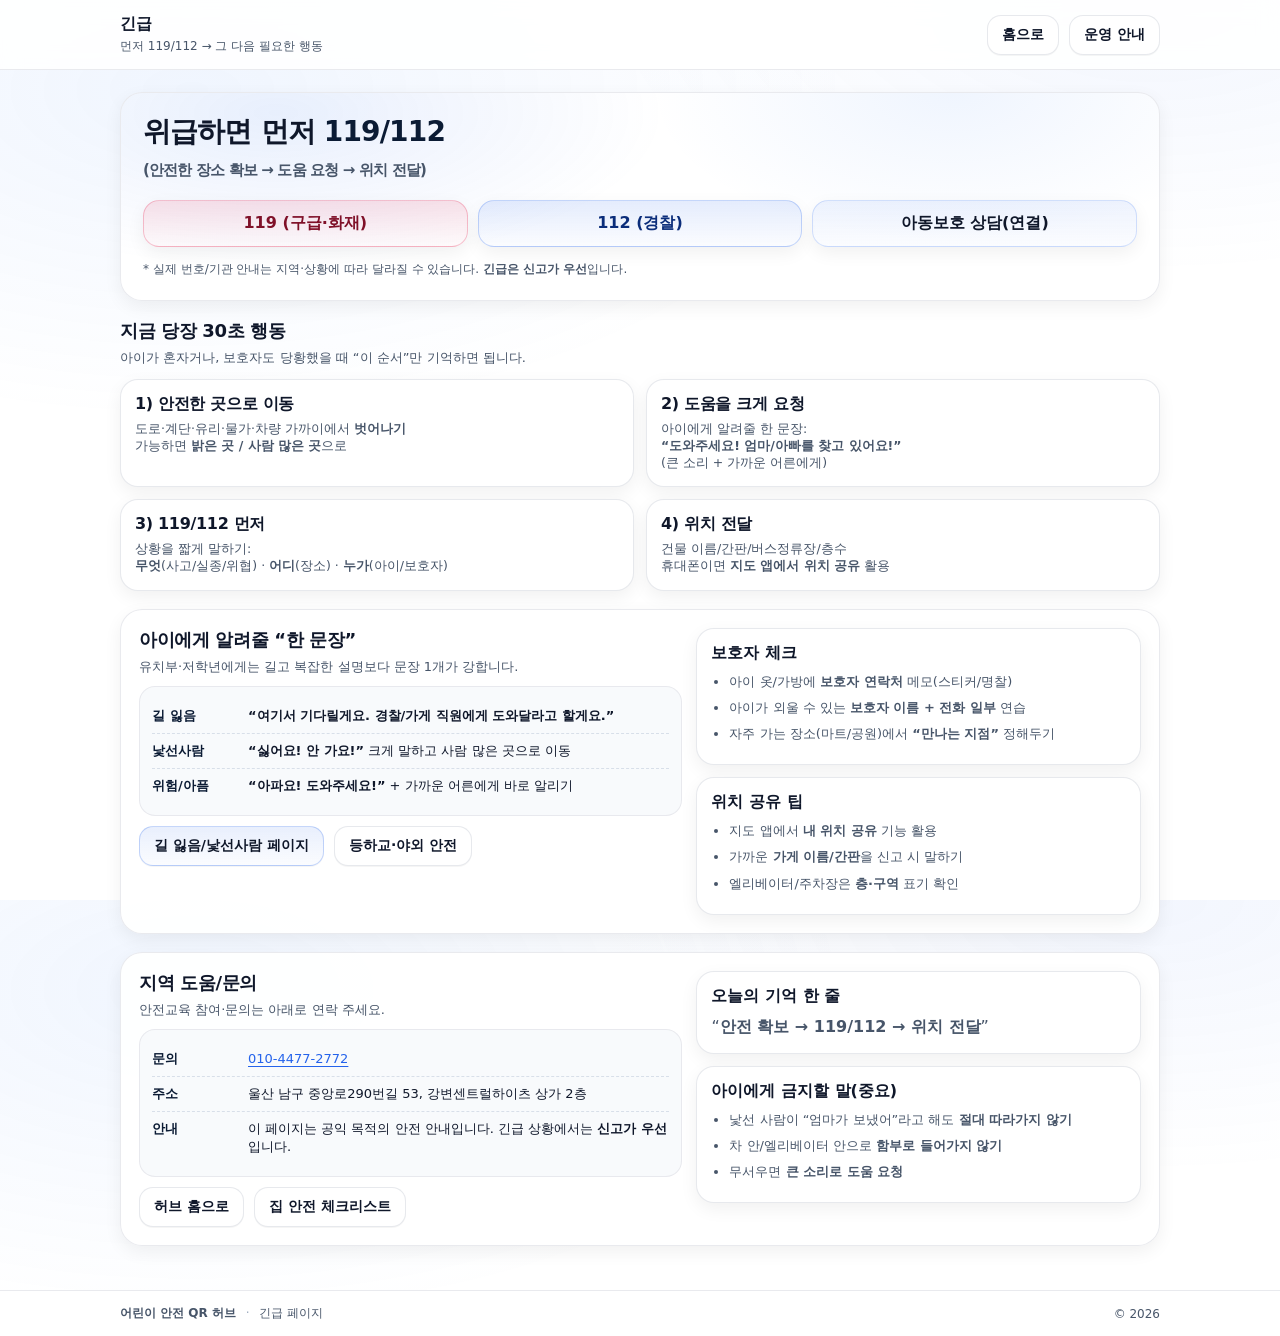
<file: pages/emergency/index.html>
<!doctype html>
<html lang="ko">
<head>
  <meta charset="utf-8" />
  <meta name="viewport" content="width=device-width,initial-scale=1,viewport-fit=cover" />
  <title>긴급 | 119/112/아동보호 | 어린이 안전 QR 허브</title>
  <meta name="description" content="긴급 상황 대응: 119/112/아동보호, 보호자 연락, 위치 공유, 아이에게 알려줄 한 문장." />

  <meta property="og:title" content="긴급 | 119/112/아동보호" />
  <meta property="og:description" content="위급하면 먼저 119/112. 그 다음 안전하게 안내를 따라오세요." />
  <meta property="og:image" content="../../assets/images/og.jpg" />

  <link rel="stylesheet" href="../../assets/css/style.css" />
</head>

<body>
  <a class="skip" href="#main">본문으로</a>

  <div class="page">
    <header class="topbar">
      <div class="wrap topbar__inner">
        <div class="brand">
          <div class="brand__title">긴급</div>
          <div class="brand__sub">먼저 119/112 → 그 다음 필요한 행동</div>
        </div>

        <div class="ctaRow">
          <a class="btn" href="../../">홈으로</a>
          <a class="btn" href="../about/">운영 안내</a>
        </div>
      </div>
    </header>

    <main id="main" class="wrap main">
      <!-- Top Actions -->
      <section class="hero card" style="grid-template-columns:1fr; gap:12px;">
        <h1 class="hero__title" style="margin-bottom:6px;">
          위급하면 먼저 <span class="accent">119/112</span><br/>
          <span style="font-size:15px; font-weight:700; color:var(--muted);">
            (안전한 장소 확보 → 도움 요청 → 위치 전달)
          </span>
        </h1>

        <div class="hotline" style="grid-template-columns:repeat(3,1fr);">
          <a class="hotline__btn hotline__btn--red" href="tel:119">119 (구급·화재)</a>
          <a class="hotline__btn hotline__btn--blue" href="tel:112">112 (경찰)</a>
          <a class="hotline__btn" href="tel:112" style="border-color:rgba(37,99,235,.18); background:linear-gradient(180deg, rgba(37,99,235,.08), rgba(37,99,235,.02)); font-weight:900;">
            아동보호 상담(연결)
          </a>
        </div>

        <p class="fine" style="margin-top:2px;">
          * 실제 번호/기관 안내는 지역·상황에 따라 달라질 수 있습니다. <strong>긴급은 신고가 우선</strong>입니다.
        </p>
      </section>

      <!-- 1. Safe Steps -->
      <section class="section">
        <header class="section__head">
          <h2 class="section__title">지금 당장 30초 행동</h2>
          <p class="section__sub">아이가 혼자거나, 보호자도 당황했을 때 “이 순서”만 기억하면 됩니다.</p>
        </header>

        <div class="grid" style="grid-template-columns:repeat(2,1fr);">
          <div class="tile">
            <div class="tile__title">1) 안전한 곳으로 이동</div>
            <div class="tile__desc">
              도로·계단·유리·물가·차량 가까이에서 <strong>벗어나기</strong><br/>
              가능하면 <strong>밝은 곳 / 사람 많은 곳</strong>으로
            </div>
          </div>

          <div class="tile">
            <div class="tile__title">2) 도움을 크게 요청</div>
            <div class="tile__desc">
              아이에게 알려줄 한 문장:<br/>
              <strong>“도와주세요! 엄마/아빠를 찾고 있어요!”</strong><br/>
              (큰 소리 + 가까운 어른에게)
            </div>
          </div>

          <div class="tile">
            <div class="tile__title">3) 119/112 먼저</div>
            <div class="tile__desc">
              상황을 짧게 말하기:<br/>
              <strong>무엇</strong>(사고/실종/위협) · <strong>어디</strong>(장소) · <strong>누가</strong>(아이/보호자)
            </div>
          </div>

          <div class="tile">
            <div class="tile__title">4) 위치 전달</div>
            <div class="tile__desc">
              건물 이름/간판/버스정류장/층수<br/>
              휴대폰이면 <strong>지도 앱에서 위치 공유</strong> 활용
            </div>
          </div>
        </div>
      </section>

      <!-- 2. Child Script -->
      <section class="section card contact" style="padding:18px;">
        <div class="contact__left">
          <h2 class="section__title">아이에게 알려줄 “한 문장”</h2>
          <p class="section__sub">유치부·저학년에게는 길고 복잡한 설명보다 문장 1개가 강합니다.</p>

          <div class="contact__box">
            <div class="kv">
              <div class="kv__k">길 잃음</div>
              <div class="kv__v"><strong>“여기서 기다릴게요. 경찰/가게 직원에게 도와달라고 할게요.”</strong></div>
            </div>
            <div class="kv">
              <div class="kv__k">낯선사람</div>
              <div class="kv__v"><strong>“싫어요! 안 가요!”</strong> 크게 말하고 사람 많은 곳으로 이동</div>
            </div>
            <div class="kv">
              <div class="kv__k">위험/아픔</div>
              <div class="kv__v"><strong>“아파요! 도와주세요!”</strong> + 가까운 어른에게 바로 알리기</div>
            </div>
          </div>

          <div class="ctaRow" style="margin-top:10px;">
            <a class="btn btn--primary" href="../lost/">길 잃음/낯선사람 페이지</a>
            <a class="btn" href="../outdoor/">등하교·야외 안전</a>
          </div>
        </div>

        <div class="contact__right">
          <div class="miniCard">
            <div class="miniCard__title">보호자 체크</div>
            <ul class="bullets">
              <li>아이 옷/가방에 <strong>보호자 연락처</strong> 메모(스티커/명찰)</li>
              <li>아이가 외울 수 있는 <strong>보호자 이름 + 전화 일부</strong> 연습</li>
              <li>자주 가는 장소(마트/공원)에서 <strong>“만나는 지점”</strong> 정해두기</li>
            </ul>
          </div>

          <div class="miniCard" style="margin-top:12px;">
            <div class="miniCard__title">위치 공유 팁</div>
            <ul class="bullets">
              <li>지도 앱에서 <strong>내 위치 공유</strong> 기능 활용</li>
              <li>가까운 <strong>가게 이름/간판</strong>을 신고 시 말하기</li>
              <li>엘리베이터/주차장은 <strong>층·구역</strong> 표기 확인</li>
            </ul>
          </div>
        </div>
      </section>

      <!-- 3. Local Contacts (User editable) -->
      <section class="section card contact" style="padding:18px;">
        <div class="contact__left">
          <h2 class="section__title">지역 도움/문의</h2>
          <p class="section__sub">안전교육 참여·문의는 아래로 연락 주세요.</p>

          <div class="contact__box">
            <div class="kv">
              <div class="kv__k">문의</div>
              <div class="kv__v"><a class="link" href="tel:010-4477-2772">010-4477-2772</a></div>
            </div>
            <div class="kv">
              <div class="kv__k">주소</div>
              <div class="kv__v">울산 남구 중앙로290번길 53, 강변센트럴하이츠 상가 2층</div>
            </div>
            <div class="kv">
              <div class="kv__k">안내</div>
              <div class="kv__v">이 페이지는 공익 목적의 안전 안내입니다. 긴급 상황에서는 <strong>신고가 우선</strong>입니다.</div>
            </div>
          </div>

          <div class="ctaRow" style="margin-top:10px;">
            <a class="btn" href="../../">허브 홈으로</a>
            <a class="btn" href="../checklist/">집 안전 체크리스트</a>
          </div>
        </div>

        <div class="contact__right">
          <div class="miniCard">
            <div class="miniCard__title">오늘의 기억 한 줄</div>
            <div class="miniCard__quote">“<strong>안전 확보 → 119/112 → 위치 전달</strong>”</div>
          </div>

          <div class="miniCard" style="margin-top:12px;">
            <div class="miniCard__title">아이에게 금지할 말(중요)</div>
            <ul class="bullets">
              <li>낯선 사람이 “엄마가 보냈어”라고 해도 <strong>절대 따라가지 않기</strong></li>
              <li>차 안/엘리베이터 안으로 <strong>함부로 들어가지 않기</strong></li>
              <li>무서우면 <strong>큰 소리로 도움 요청</strong></li>
            </ul>
          </div>
        </div>
      </section>
    </main>

    <footer class="footer">
      <div class="wrap footer__inner">
        <div class="footer__left">
          <strong>어린이 안전 QR 허브</strong>
          <span class="sep">·</span>
          <span>긴급 페이지</span>
        </div>
        <div class="footer__right"><span id="year"></span></div>
      </div>
    </footer>
  </div>

  <div class="stickyCall" aria-label="하단 긴급 버튼">
    <a class="stickyCall__btn stickyCall__btn--red" href="tel:119">119</a>
    <a class="stickyCall__btn stickyCall__btn--blue" href="tel:112">112</a>
  </div>

  <script src="../../assets/js/app.js"></script>
</body>
</html>
</file>
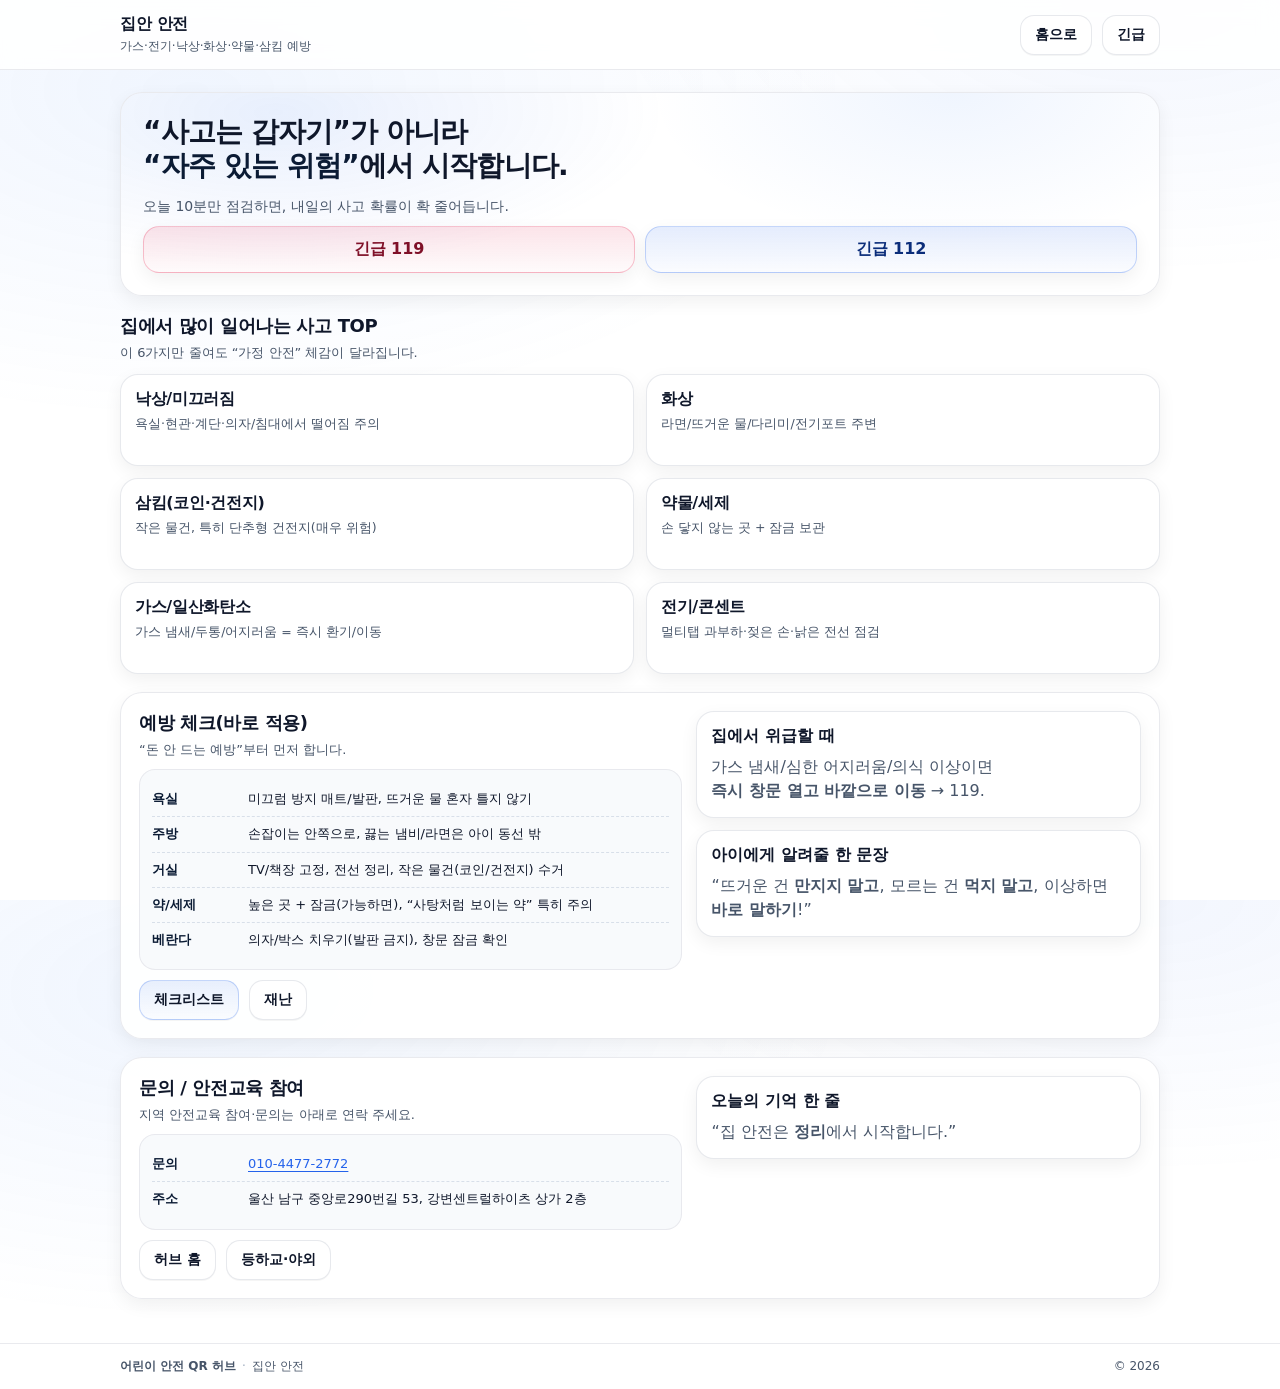
<file: pages/home/index.html>
<!doctype html>
<html lang="ko">
<head>
  <meta charset="utf-8" />
  <meta name="viewport" content="width=device-width,initial-scale=1,viewport-fit=cover" />
  <title>집안 안전 | 어린이 안전 QR 허브</title>
  <meta name="description" content="집에서 자주 발생하는 사고(낙상·화상·약물·가스·전기·삼킴)를 예방하고 대처하는 핵심 요령." />

  <meta property="og:title" content="집안 안전 | 어린이 안전 QR 허브" />
  <meta property="og:description" content="집은 가장 안전해야 하는 곳. 위험 포인트를 미리 줄이세요." />
  <meta property="og:image" content="../../assets/images/og.jpg" />

  <link rel="stylesheet" href="../../assets/css/style.css" />
</head>

<body>
<a class="skip" href="#main">본문으로</a>

<div class="page">
<header class="topbar">
  <div class="wrap topbar__inner">
    <div class="brand">
      <div class="brand__title">집안 안전</div>
      <div class="brand__sub">가스·전기·낙상·화상·약물·삼킴 예방</div>
    </div>
    <div class="ctaRow">
      <a class="btn" href="../../">홈으로</a>
      <a class="btn" href="../emergency/">긴급</a>
    </div>
  </div>
</header>

<main id="main" class="wrap main">
  <section class="hero card" style="grid-template-columns:1fr; gap:10px;">
    <h1 class="hero__title" style="margin-bottom:6px;">
      “사고는 갑자기”가 아니라<br/><span class="accent">“자주 있는 위험”</span>에서 시작합니다.
    </h1>
    <p class="hero__desc" style="margin:0;">
      오늘 10분만 점검하면, 내일의 사고 확률이 확 줄어듭니다.
    </p>

    <div class="hotline" style="grid-template-columns:repeat(2,1fr);">
      <a class="hotline__btn hotline__btn--red" href="tel:119">긴급 119</a>
      <a class="hotline__btn hotline__btn--blue" href="tel:112">긴급 112</a>
    </div>
  </section>

  <section class="section">
    <header class="section__head">
      <h2 class="section__title">집에서 많이 일어나는 사고 TOP</h2>
      <p class="section__sub">이 6가지만 줄여도 “가정 안전” 체감이 달라집니다.</p>
    </header>

    <div class="grid" style="grid-template-columns:repeat(2,1fr);">
      <div class="tile">
        <div class="tile__title">낙상/미끄러짐</div>
        <div class="tile__desc">욕실·현관·계단·의자/침대에서 떨어짐 주의</div>
      </div>
      <div class="tile">
        <div class="tile__title">화상</div>
        <div class="tile__desc">라면/뜨거운 물/다리미/전기포트 주변</div>
      </div>
      <div class="tile">
        <div class="tile__title">삼킴(코인·건전지)</div>
        <div class="tile__desc">작은 물건, 특히 단추형 건전지(매우 위험)</div>
      </div>
      <div class="tile">
        <div class="tile__title">약물/세제</div>
        <div class="tile__desc">손 닿지 않는 곳 + 잠금 보관</div>
      </div>
      <div class="tile">
        <div class="tile__title">가스/일산화탄소</div>
        <div class="tile__desc">가스 냄새/두통/어지러움 = 즉시 환기/이동</div>
      </div>
      <div class="tile">
        <div class="tile__title">전기/콘센트</div>
        <div class="tile__desc">멀티탭 과부하·젖은 손·낡은 전선 점검</div>
      </div>
    </div>
  </section>

  <section class="section card contact" style="padding:18px;">
    <div class="contact__left">
      <h2 class="section__title">예방 체크(바로 적용)</h2>
      <p class="section__sub">“돈 안 드는 예방”부터 먼저 합니다.</p>

      <div class="contact__box">
        <div class="kv">
          <div class="kv__k">욕실</div>
          <div class="kv__v">미끄럼 방지 매트/발판, 뜨거운 물 혼자 틀지 않기</div>
        </div>
        <div class="kv">
          <div class="kv__k">주방</div>
          <div class="kv__v">손잡이는 안쪽으로, 끓는 냄비/라면은 아이 동선 밖</div>
        </div>
        <div class="kv">
          <div class="kv__k">거실</div>
          <div class="kv__v">TV/책장 고정, 전선 정리, 작은 물건(코인/건전지) 수거</div>
        </div>
        <div class="kv">
          <div class="kv__k">약/세제</div>
          <div class="kv__v">높은 곳 + 잠금(가능하면), “사탕처럼 보이는 약” 특히 주의</div>
        </div>
        <div class="kv">
          <div class="kv__k">베란다</div>
          <div class="kv__v">의자/박스 치우기(발판 금지), 창문 잠금 확인</div>
        </div>
      </div>

      <div class="ctaRow" style="margin-top:10px;">
        <a class="btn btn--primary" href="../checklist/">체크리스트</a>
        <a class="btn" href="../disaster/">재난</a>
      </div>
    </div>

    <div class="contact__right">
      <div class="miniCard">
        <div class="miniCard__title">집에서 위급할 때</div>
        <div class="miniCard__quote">
          가스 냄새/심한 어지러움/의식 이상이면<br/>
          <strong>즉시 창문 열고 바깥으로 이동</strong> → 119.
        </div>
      </div>

      <div class="miniCard" style="margin-top:12px;">
        <div class="miniCard__title">아이에게 알려줄 한 문장</div>
        <div class="miniCard__quote">
          “뜨거운 건 <strong>만지지 말고</strong>, 모르는 건 <strong>먹지 말고</strong>, 이상하면 <strong>바로 말하기</strong>!”
        </div>
      </div>
    </div>
  </section>

  <section class="section card contact" style="padding:18px;">
    <div class="contact__left">
      <h2 class="section__title">문의 / 안전교육 참여</h2>
      <p class="section__sub">지역 안전교육 참여·문의는 아래로 연락 주세요.</p>
      <div class="contact__box">
        <div class="kv"><div class="kv__k">문의</div><div class="kv__v"><a class="link" href="tel:010-4477-2772">010-4477-2772</a></div></div>
        <div class="kv"><div class="kv__k">주소</div><div class="kv__v">울산 남구 중앙로290번길 53, 강변센트럴하이츠 상가 2층</div></div>
      </div>
      <div class="ctaRow" style="margin-top:10px;">
        <a class="btn" href="../../">허브 홈</a>
        <a class="btn" href="../outdoor/">등하교·야외</a>
      </div>
    </div>
    <div class="contact__right">
      <div class="miniCard">
        <div class="miniCard__title">오늘의 기억 한 줄</div>
        <div class="miniCard__quote">“집 안전은 <strong>정리</strong>에서 시작합니다.”</div>
      </div>
    </div>
  </section>
</main>

<footer class="footer">
  <div class="wrap footer__inner">
    <div class="footer__left"><strong>어린이 안전 QR 허브</strong><span class="sep">·</span><span>집안 안전</span></div>
    <div class="footer__right"><span id="year"></span></div>
  </div>
</footer>
</div>

<div class="stickyCall" aria-label="하단 긴급 버튼">
  <a class="stickyCall__btn stickyCall__btn--red" href="tel:119">119</a>
  <a class="stickyCall__btn stickyCall__btn--blue" href="tel:112">112</a>
</div>

<script src="../../assets/js/app.js"></script>
</body>
</html>
</file>
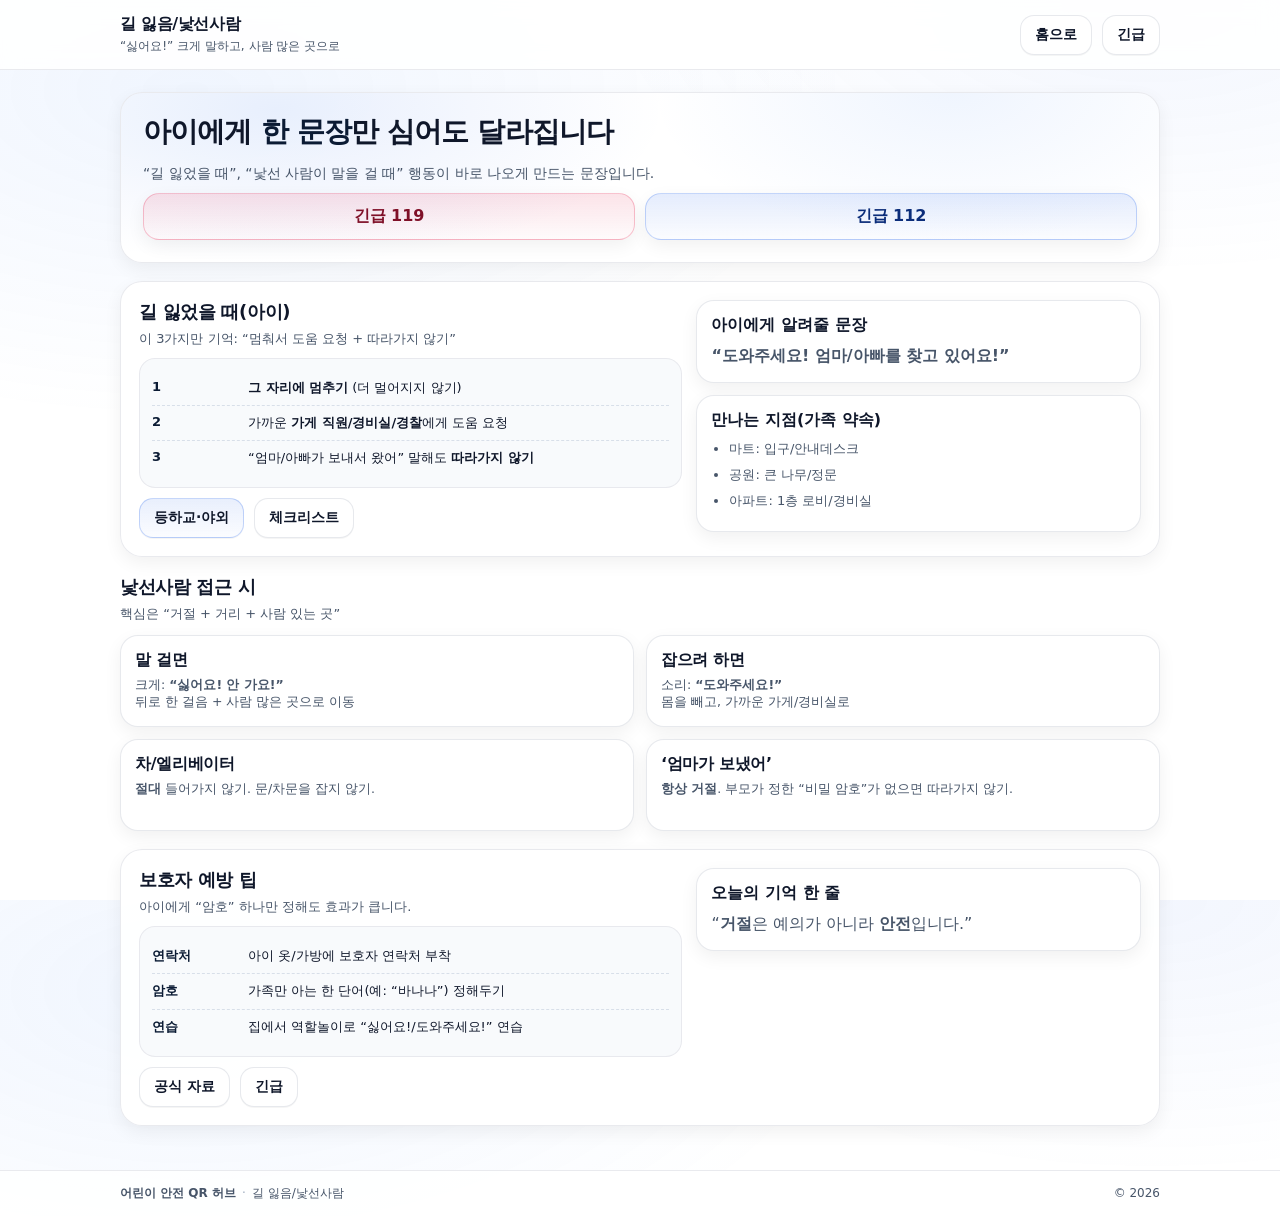
<file: pages/lost/index.html>
<!doctype html>
<html lang="ko">
<head>
  <meta charset="utf-8" />
  <meta name="viewport" content="width=device-width,initial-scale=1,viewport-fit=cover" />
  <title>길 잃음/낯선사람 | 어린이 안전 QR 허브</title>
  <meta name="description" content="아이 길 잃음 대처, 낯선사람 접근 시 행동, 도움 요청 문장." />

  <meta property="og:title" content="길 잃음/낯선사람 | 어린이 안전 QR 허브" />
  <meta property="og:description" content="아이에게 한 문장을 심어두면, 위기에서 행동이 나옵니다." />
  <meta property="og:image" content="../../assets/images/og.jpg" />

  <link rel="stylesheet" href="../../assets/css/style.css" />
</head>

<body>
<a class="skip" href="#main">본문으로</a>

<div class="page">
<header class="topbar">
  <div class="wrap topbar__inner">
    <div class="brand">
      <div class="brand__title">길 잃음/낯선사람</div>
      <div class="brand__sub">“싫어요!” 크게 말하고, 사람 많은 곳으로</div>
    </div>
    <div class="ctaRow">
      <a class="btn" href="../../">홈으로</a>
      <a class="btn" href="../emergency/">긴급</a>
    </div>
  </div>
</header>

<main id="main" class="wrap main">
  <section class="hero card" style="grid-template-columns:1fr; gap:10px;">
    <h1 class="hero__title" style="margin-bottom:6px;">
      아이에게 <span class="accent">한 문장</span>만 심어도 달라집니다
    </h1>
    <p class="hero__desc" style="margin:0;">
      “길 잃었을 때”, “낯선 사람이 말을 걸 때” 행동이 바로 나오게 만드는 문장입니다.
    </p>
    <div class="hotline" style="grid-template-columns:repeat(2,1fr);">
      <a class="hotline__btn hotline__btn--red" href="tel:119">긴급 119</a>
      <a class="hotline__btn hotline__btn--blue" href="tel:112">긴급 112</a>
    </div>
  </section>

  <section class="section card contact" style="padding:18px;">
    <div class="contact__left">
      <h2 class="section__title">길 잃었을 때(아이)</h2>
      <p class="section__sub">이 3가지만 기억: “멈춰서 도움 요청 + 따라가지 않기”</p>

      <div class="contact__box">
        <div class="kv"><div class="kv__k">1</div><div class="kv__v"><strong>그 자리에 멈추기</strong> (더 멀어지지 않기)</div></div>
        <div class="kv"><div class="kv__k">2</div><div class="kv__v">가까운 <strong>가게 직원/경비실/경찰</strong>에게 도움 요청</div></div>
        <div class="kv"><div class="kv__k">3</div><div class="kv__v">“엄마/아빠가 보내서 왔어” 말해도 <strong>따라가지 않기</strong></div></div>
      </div>

      <div class="ctaRow" style="margin-top:10px;">
        <a class="btn btn--primary" href="../outdoor/">등하교·야외</a>
        <a class="btn" href="../checklist/">체크리스트</a>
      </div>
    </div>

    <div class="contact__right">
      <div class="miniCard">
        <div class="miniCard__title">아이에게 알려줄 문장</div>
        <div class="miniCard__quote">
          <strong>“도와주세요! 엄마/아빠를 찾고 있어요!”</strong>
        </div>
      </div>
      <div class="miniCard" style="margin-top:12px;">
        <div class="miniCard__title">만나는 지점(가족 약속)</div>
        <ul class="bullets">
          <li>마트: 입구/안내데스크</li>
          <li>공원: 큰 나무/정문</li>
          <li>아파트: 1층 로비/경비실</li>
        </ul>
      </div>
    </div>
  </section>

  <section class="section">
    <header class="section__head">
      <h2 class="section__title">낯선사람 접근 시</h2>
      <p class="section__sub">핵심은 “거절 + 거리 + 사람 있는 곳”</p>
    </header>

    <div class="grid" style="grid-template-columns:repeat(2,1fr);">
      <div class="tile">
        <div class="tile__title">말 걸면</div>
        <div class="tile__desc">
          크게: <strong>“싫어요! 안 가요!”</strong><br/>
          뒤로 한 걸음 + 사람 많은 곳으로 이동
        </div>
      </div>
      <div class="tile">
        <div class="tile__title">잡으려 하면</div>
        <div class="tile__desc">
          소리: <strong>“도와주세요!”</strong><br/>
          몸을 빼고, 가까운 가게/경비실로
        </div>
      </div>
      <div class="tile">
        <div class="tile__title">차/엘리베이터</div>
        <div class="tile__desc">
          <strong>절대</strong> 들어가지 않기. 문/차문을 잡지 않기.
        </div>
      </div>
      <div class="tile">
        <div class="tile__title">‘엄마가 보냈어’</div>
        <div class="tile__desc">
          <strong>항상 거절</strong>. 부모가 정한 “비밀 암호”가 없으면 따라가지 않기.
        </div>
      </div>
    </div>
  </section>

  <section class="section card contact" style="padding:18px;">
    <div class="contact__left">
      <h2 class="section__title">보호자 예방 팁</h2>
      <p class="section__sub">아이에게 “암호” 하나만 정해도 효과가 큽니다.</p>

      <div class="contact__box">
        <div class="kv"><div class="kv__k">연락처</div><div class="kv__v">아이 옷/가방에 보호자 연락처 부착</div></div>
        <div class="kv"><div class="kv__k">암호</div><div class="kv__v">가족만 아는 한 단어(예: “바나나”) 정해두기</div></div>
        <div class="kv"><div class="kv__k">연습</div><div class="kv__v">집에서 역할놀이로 “싫어요!/도와주세요!” 연습</div></div>
      </div>

      <div class="ctaRow" style="margin-top:10px;">
        <a class="btn" href="../resources/">공식 자료</a>
        <a class="btn" href="../emergency/">긴급</a>
      </div>
    </div>

    <div class="contact__right">
      <div class="miniCard">
        <div class="miniCard__title">오늘의 기억 한 줄</div>
        <div class="miniCard__quote">“<strong>거절</strong>은 예의가 아니라 <strong>안전</strong>입니다.”</div>
      </div>
    </div>
  </section>
</main>

<footer class="footer">
  <div class="wrap footer__inner">
    <div class="footer__left"><strong>어린이 안전 QR 허브</strong><span class="sep">·</span><span>길 잃음/낯선사람</span></div>
    <div class="footer__right"><span id="year"></span></div>
  </div>
</footer>
</div>

<div class="stickyCall" aria-label="하단 긴급 버튼">
  <a class="stickyCall__btn stickyCall__btn--red" href="tel:119">119</a>
  <a class="stickyCall__btn stickyCall__btn--blue" href="tel:112">112</a>
</div>

<script src="../../assets/js/app.js"></script>
</body>
</html>
</file>
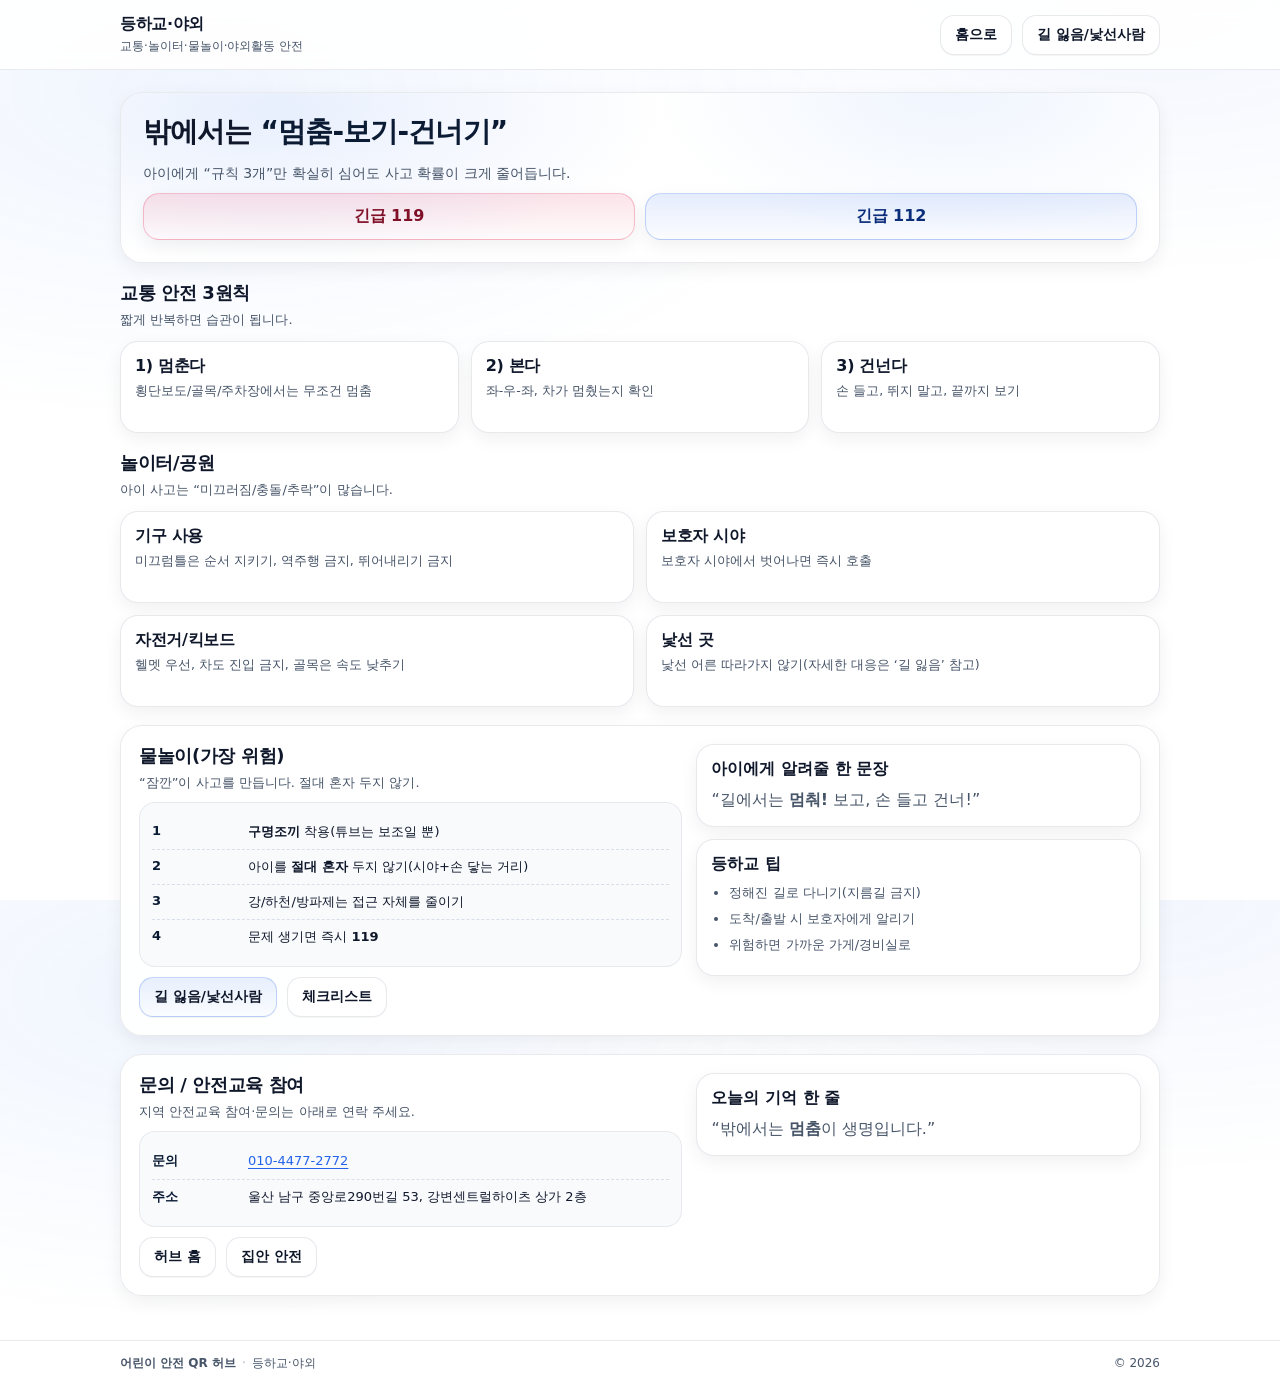
<file: pages/outdoor/index.html>
<!doctype html>
<html lang="ko">
<head>
  <meta charset="utf-8" />
  <meta name="viewport" content="width=device-width,initial-scale=1,viewport-fit=cover" />
  <title>등하교·야외 | 어린이 안전 QR 허브</title>
  <meta name="description" content="등하교, 놀이터, 물놀이, 교통 안전 등 야외에서 아이를 지키는 핵심 규칙." />

  <meta property="og:title" content="등하교·야외 | 어린이 안전 QR 허브" />
  <meta property="og:description" content="밖에서는 ‘멈춤-보기-건너기’가 생명입니다." />
  <meta property="og:image" content="../../assets/images/og.jpg" />

  <link rel="stylesheet" href="../../assets/css/style.css" />
</head>

<body>
<a class="skip" href="#main">본문으로</a>

<div class="page">
<header class="topbar">
  <div class="wrap topbar__inner">
    <div class="brand">
      <div class="brand__title">등하교·야외</div>
      <div class="brand__sub">교통·놀이터·물놀이·야외활동 안전</div>
    </div>
    <div class="ctaRow">
      <a class="btn" href="../../">홈으로</a>
      <a class="btn" href="../lost/">길 잃음/낯선사람</a>
    </div>
  </div>
</header>

<main id="main" class="wrap main">
  <section class="hero card" style="grid-template-columns:1fr; gap:10px;">
    <h1 class="hero__title" style="margin-bottom:6px;">
      밖에서는 <span class="accent">“멈춤-보기-건너기”</span>
    </h1>
    <p class="hero__desc" style="margin:0;">
      아이에게 “규칙 3개”만 확실히 심어도 사고 확률이 크게 줄어듭니다.
    </p>
    <div class="hotline" style="grid-template-columns:repeat(2,1fr);">
      <a class="hotline__btn hotline__btn--red" href="tel:119">긴급 119</a>
      <a class="hotline__btn hotline__btn--blue" href="tel:112">긴급 112</a>
    </div>
  </section>

  <section class="section">
    <header class="section__head">
      <h2 class="section__title">교통 안전 3원칙</h2>
      <p class="section__sub">짧게 반복하면 습관이 됩니다.</p>
    </header>

    <div class="grid" style="grid-template-columns:repeat(3,1fr);">
      <div class="tile">
        <div class="tile__title">1) 멈춘다</div>
        <div class="tile__desc">횡단보도/골목/주차장에서는 무조건 멈춤</div>
      </div>
      <div class="tile">
        <div class="tile__title">2) 본다</div>
        <div class="tile__desc">좌-우-좌, 차가 멈췄는지 확인</div>
      </div>
      <div class="tile">
        <div class="tile__title">3) 건넌다</div>
        <div class="tile__desc">손 들고, 뛰지 말고, 끝까지 보기</div>
      </div>
    </div>
  </section>

  <section class="section">
    <header class="section__head">
      <h2 class="section__title">놀이터/공원</h2>
      <p class="section__sub">아이 사고는 “미끄러짐/충돌/추락”이 많습니다.</p>
    </header>

    <div class="grid" style="grid-template-columns:repeat(2,1fr);">
      <div class="tile">
        <div class="tile__title">기구 사용</div>
        <div class="tile__desc">미끄럼틀은 순서 지키기, 역주행 금지, 뛰어내리기 금지</div>
      </div>
      <div class="tile">
        <div class="tile__title">보호자 시야</div>
        <div class="tile__desc">보호자 시야에서 벗어나면 즉시 호출</div>
      </div>
      <div class="tile">
        <div class="tile__title">자전거/킥보드</div>
        <div class="tile__desc">헬멧 우선, 차도 진입 금지, 골목은 속도 낮추기</div>
      </div>
      <div class="tile">
        <div class="tile__title">낯선 곳</div>
        <div class="tile__desc">낯선 어른 따라가지 않기(자세한 대응은 ‘길 잃음’ 참고)</div>
      </div>
    </div>
  </section>

  <section class="section card contact" style="padding:18px;">
    <div class="contact__left">
      <h2 class="section__title">물놀이(가장 위험)</h2>
      <p class="section__sub">“잠깐”이 사고를 만듭니다. 절대 혼자 두지 않기.</p>

      <div class="contact__box">
        <div class="kv"><div class="kv__k">1</div><div class="kv__v"><strong>구명조끼</strong> 착용(튜브는 보조일 뿐)</div></div>
        <div class="kv"><div class="kv__k">2</div><div class="kv__v">아이를 <strong>절대 혼자</strong> 두지 않기(시야+손 닿는 거리)</div></div>
        <div class="kv"><div class="kv__k">3</div><div class="kv__v">강/하천/방파제는 접근 자체를 줄이기</div></div>
        <div class="kv"><div class="kv__k">4</div><div class="kv__v">문제 생기면 즉시 <strong>119</strong></div></div>
      </div>

      <div class="ctaRow" style="margin-top:10px;">
        <a class="btn btn--primary" href="../lost/">길 잃음/낯선사람</a>
        <a class="btn" href="../checklist/">체크리스트</a>
      </div>
    </div>

    <div class="contact__right">
      <div class="miniCard">
        <div class="miniCard__title">아이에게 알려줄 한 문장</div>
        <div class="miniCard__quote">
          “길에서는 <strong>멈춰!</strong> 보고, 손 들고 건너!”
        </div>
      </div>
      <div class="miniCard" style="margin-top:12px;">
        <div class="miniCard__title">등하교 팁</div>
        <ul class="bullets">
          <li>정해진 길로 다니기(지름길 금지)</li>
          <li>도착/출발 시 보호자에게 알리기</li>
          <li>위험하면 가까운 가게/경비실로</li>
        </ul>
      </div>
    </div>
  </section>

  <section class="section card contact" style="padding:18px;">
    <div class="contact__left">
      <h2 class="section__title">문의 / 안전교육 참여</h2>
      <p class="section__sub">지역 안전교육 참여·문의는 아래로 연락 주세요.</p>
      <div class="contact__box">
        <div class="kv"><div class="kv__k">문의</div><div class="kv__v"><a class="link" href="tel:010-4477-2772">010-4477-2772</a></div></div>
        <div class="kv"><div class="kv__k">주소</div><div class="kv__v">울산 남구 중앙로290번길 53, 강변센트럴하이츠 상가 2층</div></div>
      </div>
      <div class="ctaRow" style="margin-top:10px;">
        <a class="btn" href="../../">허브 홈</a>
        <a class="btn" href="../home/">집안 안전</a>
      </div>
    </div>
    <div class="contact__right">
      <div class="miniCard">
        <div class="miniCard__title">오늘의 기억 한 줄</div>
        <div class="miniCard__quote">“밖에서는 <strong>멈춤</strong>이 생명입니다.”</div>
      </div>
    </div>
  </section>
</main>

<footer class="footer">
  <div class="wrap footer__inner">
    <div class="footer__left"><strong>어린이 안전 QR 허브</strong><span class="sep">·</span><span>등하교·야외</span></div>
    <div class="footer__right"><span id="year"></span></div>
  </div>
</footer>
</div>

<div class="stickyCall" aria-label="하단 긴급 버튼">
  <a class="stickyCall__btn stickyCall__btn--red" href="tel:119">119</a>
  <a class="stickyCall__btn stickyCall__btn--blue" href="tel:112">112</a>
</div>

<script src="../../assets/js/app.js"></script>
</body>
</html>
</file>
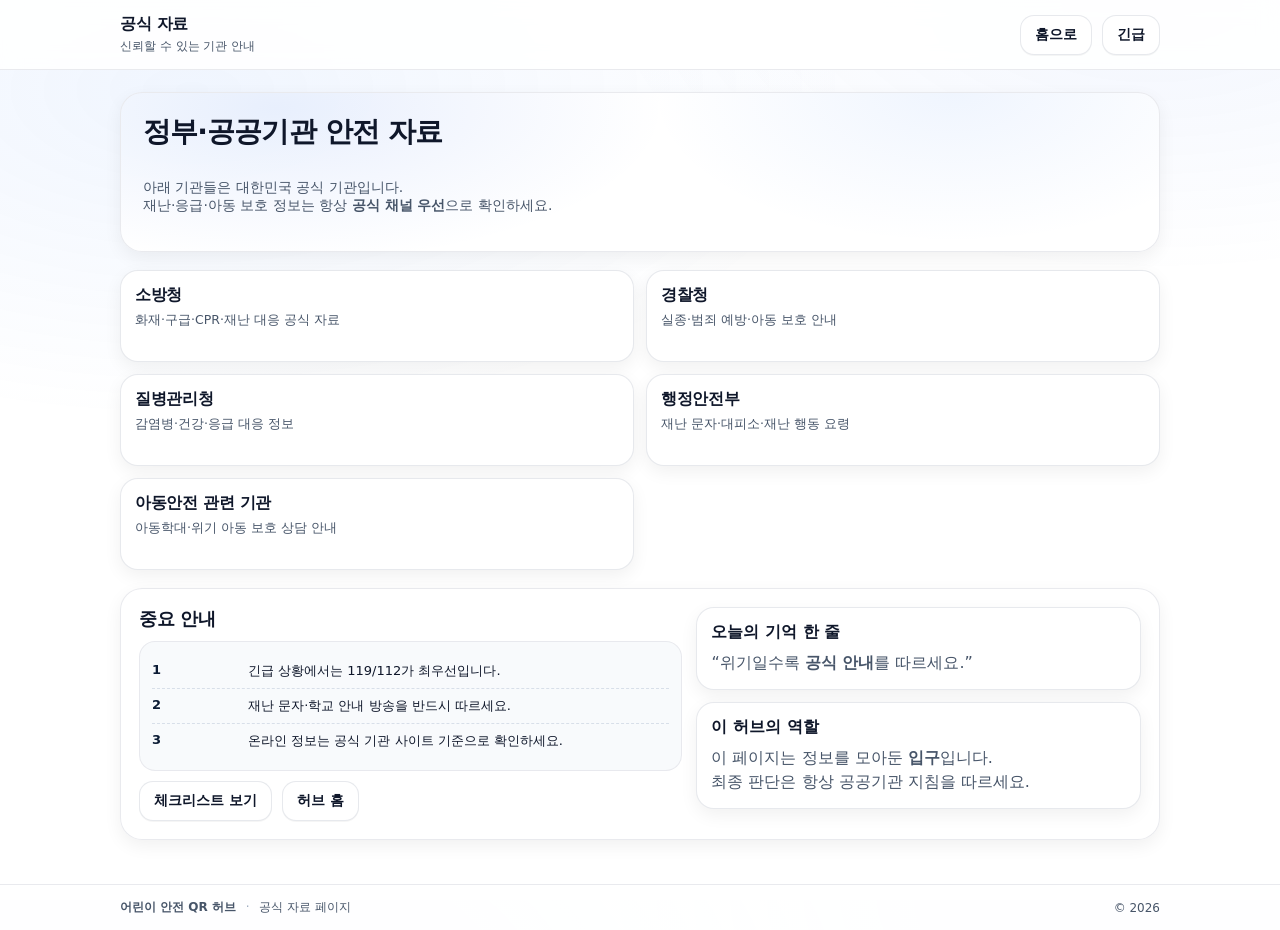
<file: pages/resources/index.html>
<!doctype html>
<html lang="ko">
<head>
  <meta charset="utf-8" />
  <meta name="viewport" content="width=device-width,initial-scale=1,viewport-fit=cover" />
  <title>공식 자료 | 어린이 안전 QR 허브</title>
  <meta name="description" content="신뢰할 수 있는 공식 기관 안전 자료 링크 모음." />

  <meta property="og:title" content="공식 자료 | 어린이 안전 QR 허브" />
  <meta property="og:description" content="정부·공공기관 안전 자료를 한 번에 확인하세요." />
  <meta property="og:image" content="../../assets/images/og.jpg" />

  <link rel="stylesheet" href="../../assets/css/style.css" />
</head>

<body>
<a class="skip" href="#main">본문으로</a>

<div class="page">
<header class="topbar">
  <div class="wrap topbar__inner">
    <div class="brand">
      <div class="brand__title">공식 자료</div>
      <div class="brand__sub">신뢰할 수 있는 기관 안내</div>
    </div>
    <div class="ctaRow">
      <a class="btn" href="../../">홈으로</a>
      <a class="btn" href="../emergency/">긴급</a>
    </div>
  </div>
</header>

<main id="main" class="wrap main">

<section class="hero card" style="grid-template-columns:1fr;">
  <h1 class="hero__title">
    정부·공공기관 안전 자료
  </h1>
  <p class="hero__desc">
    아래 기관들은 대한민국 공식 기관입니다.<br/>
    재난·응급·아동 보호 정보는 항상 <strong>공식 채널 우선</strong>으로 확인하세요.
  </p>
</section>

<section class="section">
  <div class="grid" style="grid-template-columns:repeat(2,1fr);">

    <a class="tile" href="https://www.nfa.go.kr" target="_blank">
      <div class="tile__title">소방청</div>
      <div class="tile__desc">
        화재·구급·CPR·재난 대응 공식 자료
      </div>
    </a>

    <a class="tile" href="https://www.police.go.kr" target="_blank">
      <div class="tile__title">경찰청</div>
      <div class="tile__desc">
        실종·범죄 예방·아동 보호 안내
      </div>
    </a>

    <a class="tile" href="https://www.kdca.go.kr" target="_blank">
      <div class="tile__title">질병관리청</div>
      <div class="tile__desc">
        감염병·건강·응급 대응 정보
      </div>
    </a>

    <a class="tile" href="https://www.mois.go.kr" target="_blank">
      <div class="tile__title">행정안전부</div>
      <div class="tile__desc">
        재난 문자·대피소·재난 행동 요령
      </div>
    </a>

    <a class="tile" href="https://www.childsafe.or.kr" target="_blank">
      <div class="tile__title">아동안전 관련 기관</div>
      <div class="tile__desc">
        아동학대·위기 아동 보호 상담 안내
      </div>
    </a>

  </div>
</section>

<section class="section card contact" style="padding:18px;">
  <div class="contact__left">
    <h2 class="section__title">중요 안내</h2>
    <div class="contact__box">
      <div class="kv">
        <div class="kv__k">1</div>
        <div class="kv__v">긴급 상황에서는 119/112가 최우선입니다.</div>
      </div>
      <div class="kv">
        <div class="kv__k">2</div>
        <div class="kv__v">재난 문자·학교 안내 방송을 반드시 따르세요.</div>
      </div>
      <div class="kv">
        <div class="kv__k">3</div>
        <div class="kv__v">온라인 정보는 공식 기관 사이트 기준으로 확인하세요.</div>
      </div>
    </div>

    <div class="ctaRow" style="margin-top:10px;">
      <a class="btn" href="../checklist/">체크리스트 보기</a>
      <a class="btn" href="../../">허브 홈</a>
    </div>
  </div>

  <div class="contact__right">
    <div class="miniCard">
      <div class="miniCard__title">오늘의 기억 한 줄</div>
      <div class="miniCard__quote">
        “위기일수록 <strong>공식 안내</strong>를 따르세요.”
      </div>
    </div>
    <div class="miniCard" style="margin-top:12px;">
      <div class="miniCard__title">이 허브의 역할</div>
      <div class="miniCard__quote">
        이 페이지는 정보를 모아둔 <strong>입구</strong>입니다.<br/>
        최종 판단은 항상 공공기관 지침을 따르세요.
      </div>
    </div>
  </div>
</section>

</main>

<footer class="footer">
  <div class="wrap footer__inner">
    <div class="footer__left">
      <strong>어린이 안전 QR 허브</strong>
      <span class="sep">·</span>
      <span>공식 자료 페이지</span>
    </div>
    <div class="footer__right"><span id="year"></span></div>
  </div>
</footer>
</div>

<script src="../../assets/js/app.js"></script>
</body>
</html>
</file>
<file: assets/css/style.css>
:root{
  --bg:#ffffff;
  --ink:#0f172a;
  --muted:#475569;
  --line:#e5e7eb;
  --soft:#f8fafc;
  --navy:#0b1b34;
  --blue:#2563eb;
  --blue2:#3b82f6;
  --red:#e11d48;
  --shadow: 0 10px 30px rgba(2, 6, 23, .08);
  --shadow2: 0 6px 18px rgba(2, 6, 23, .06);
  --radius: 18px;
  --radius2: 22px;
  --max: 1040px;

  --font: "Malgun Gothic","맑은 고딕",system-ui,-apple-system,"Segoe UI",Roboto,"Noto Sans KR","Apple SD Gothic Neo","Helvetica Neue",Arial,sans-serif;
}

*{ box-sizing:border-box; }
html,body{ height:100%; }
body{
  margin:0;
  font-family:var(--font);
  color:var(--ink);
  background:
    radial-gradient(1200px 600px at 15% 10%, rgba(59,130,246,.08), transparent 55%),
    radial-gradient(1000px 500px at 90% 0%, rgba(37,99,235,.06), transparent 55%),
    var(--bg);
}

a{ color:inherit; text-decoration:none; }
img{ max-width:100%; display:block; }

.skip{
  position:absolute; left:-999px; top:auto; width:1px; height:1px; overflow:hidden;
}
.skip:focus{
  left:12px; top:12px; width:auto; height:auto; padding:10px 12px;
  background:#fff; border:1px solid var(--line); border-radius:10px; box-shadow:var(--shadow2);
  z-index:9999;
}

.page{
  min-height:100%;
  display:flex;
  flex-direction:column;
}

.wrap{
  width:min(var(--max), calc(100% - 32px));
  margin:0 auto;
}

.topbar{
  position:sticky;
  top:0;
  z-index:50;
  background:rgba(255,255,255,.88);
  backdrop-filter:saturate(120%) blur(10px);
  border-bottom:1px solid rgba(229,231,235,.85);
}
.topbar__inner{
  padding:14px 0;
  display:flex;
  align-items:center;
  justify-content:space-between;
  gap:14px;
}
.brand__title{
  font-weight:800;
  letter-spacing:-.02em;
  font-size:16px;
}
.brand__sub{
  margin-top:3px;
  color:var(--muted);
  font-size:12px;
}

.logos{
  display:flex;
  align-items:center;
  gap:10px;
}
.logo{
  height:26px;
  width:auto;
  object-fit:contain;
  border:1px solid rgba(229,231,235,.7);
  background:#fff;
  border-radius:10px;
  padding:4px 8px;
}

.main{
  flex:1;
  padding:22px 0 26px;
}

.card{
  background:rgba(255,255,255,.92);
  border:1px solid rgba(229,231,235,.85);
  border-radius:var(--radius2);
  box-shadow:var(--shadow2);
}

.hero{
  padding:22px;
  display:grid;
  grid-template-columns: 1.25fr .75fr;
  gap:18px;
  position:relative;
  overflow:hidden;
}
.hero:before{
  content:"";
  position:absolute; inset:-1px;
  background:
    radial-gradient(650px 260px at 15% 10%, rgba(37,99,235,.10), transparent 60%),
    radial-gradient(520px 260px at 80% 0%, rgba(59,130,246,.08), transparent 58%);
  pointer-events:none;
}
.hero > *{ position:relative; }

.hero__title{
  margin:0 0 12px;
  font-size:28px;
  line-height:1.2;
  letter-spacing:-.03em;
}
.accent{ color:var(--navy); }

.hero__steps{
  display:flex;
  flex-direction:column;
  gap:10px;
  margin:10px 0 14px;
}
.step{
  display:flex;
  align-items:flex-start;
  gap:10px;
  padding:10px 12px;
  border-radius:14px;
  background:rgba(248,250,252,.9);
  border:1px solid rgba(229,231,235,.85);
}
.step__num{
  width:26px; height:26px;
  display:grid; place-items:center;
  border-radius:10px;
  font-weight:800;
  background:rgba(37,99,235,.10);
  color:var(--navy);
  flex:0 0 auto;
}
.step__text{
  color:var(--ink);
  font-size:14px;
  line-height:1.35;
}
.hero__desc{
  margin:0 0 14px;
  color:var(--muted);
  font-size:14px;
}

.ctaRow{
  display:flex;
  flex-wrap:wrap;
  gap:10px;
}

.btn{
  display:inline-flex;
  align-items:center;
  justify-content:center;
  padding:10px 14px;
  border-radius:14px;
  border:1px solid rgba(229,231,235,.9);
  background:#fff;
  box-shadow:0 1px 0 rgba(2,6,23,.04);
  font-weight:700;
  font-size:14px;
}
.btn:hover{ transform:translateY(-1px); }
.btn--primary{
  border-color:rgba(37,99,235,.25);
  background:linear-gradient(180deg, rgba(37,99,235,.10), rgba(37,99,235,.02));
}

.hero__right{
  display:flex;
  flex-direction:column;
  gap:10px;
  align-items:stretch;
}

.qrCard{
  padding:14px;
  border-radius:18px;
  border:1px solid rgba(229,231,235,.9);
  background:rgba(255,255,255,.95);
  box-shadow:var(--shadow2);
}
.qrCard__label{
  font-size:12px;
  font-weight:800;
  letter-spacing:.02em;
  color:var(--muted);
  margin-bottom:10px;
}
.qrCard__imgWrap{
  width:100%;
  aspect-ratio: 1 / 1;
  border-radius:16px;
  border:1px dashed rgba(148,163,184,.75);
  background:rgba(248,250,252,.85);
  display:grid;
  place-items:center;
  overflow:hidden;
}
.qrCard__img{
  width:82%;
  height:auto;
  object-fit:contain;
  image-rendering: -webkit-optimize-contrast;
}
.qrCard__hint{
  display:flex;
  align-items:center;
  gap:8px;
  margin-top:10px;
  color:var(--muted);
  font-size:12px;
}
.dot{
  width:8px; height:8px;
  border-radius:99px;
  background:rgba(37,99,235,.35);
}

.hotline{
  display:grid;
  grid-template-columns: 1fr 1fr;
  gap:10px;
}
.hotline__btn{
  padding:12px 12px;
  border-radius:16px;
  font-weight:900;
  text-align:center;
  border:1px solid rgba(229,231,235,.9);
  box-shadow:var(--shadow2);
  background:#fff;
}
.hotline__btn--red{
  border-color:rgba(225,29,72,.25);
  background:linear-gradient(180deg, rgba(225,29,72,.12), rgba(225,29,72,.02));
  color:#7f1028;
}
.hotline__btn--blue{
  border-color:rgba(37,99,235,.25);
  background:linear-gradient(180deg, rgba(37,99,235,.12), rgba(37,99,235,.02));
  color:#0b2d7a;
}

.fine{
  margin:0;
  color:var(--muted);
  font-size:12px;
}

.section{
  margin-top:18px;
}
.section__head{
  margin:0 0 12px;
}
.section__title{
  margin:0;
  font-size:18px;
  letter-spacing:-.02em;
}
.section__sub{
  margin:6px 0 0;
  color:var(--muted);
  font-size:13px;
}

.grid{
  display:grid;
  grid-template-columns: repeat(4, 1fr);
  gap:12px;
}
.tile{
  display:block;
  padding:14px;
  border-radius:18px;
  background:#fff;
  border:1px solid rgba(229,231,235,.9);
  box-shadow:var(--shadow2);
  min-height:92px;
}
.tile:hover{ transform:translateY(-2px); }
.tile__title{
  font-weight:900;
  letter-spacing:-.02em;
  margin-bottom:6px;
}
.tile__desc{
  color:var(--muted);
  font-size:12.5px;
  line-height:1.35;
}

.contact{
  padding:18px;
  display:grid;
  grid-template-columns: 1.1fr .9fr;
  gap:14px;
}

.contact__box{
  margin-top:10px;
  padding:12px;
  border-radius:16px;
  background:rgba(248,250,252,.9);
  border:1px solid rgba(229,231,235,.85);
}
.kv{
  display:grid;
  grid-template-columns: 86px 1fr;
  gap:10px;
  padding:8px 0;
  border-bottom:1px dashed rgba(203,213,225,.7);
}
.kv:last-child{ border-bottom:none; }
.kv__k{
  font-weight:900;
  color:var(--navy);
  font-size:13px;
}
.kv__v{
  color:var(--ink);
  font-size:13px;
  line-height:1.4;
}
.link{
  color:var(--blue);
  text-decoration:underline;
  text-underline-offset:3px;
}

.miniCard{
  padding:14px;
  border-radius:18px;
  background:#fff;
  border:1px solid rgba(229,231,235,.9);
  box-shadow:var(--shadow2);
}
.miniCard__title{
  font-weight:900;
  margin-bottom:8px;
}
.miniCard__quote{
  color:var(--muted);
  line-height:1.5;
}

.bullets{
  margin:0;
  padding-left:18px;
  color:var(--muted);
  line-height:1.55;
  font-size:13px;
}
.bullets li{ margin:6px 0; }

.footer{
  margin-top:18px;
  border-top:1px solid rgba(229,231,235,.85);
  background:rgba(255,255,255,.9);
}
.footer__inner{
  padding:14px 0;
  display:flex;
  align-items:center;
  justify-content:space-between;
  gap:10px;
  color:var(--muted);
  font-size:12px;
}
.sep{ margin:0 6px; color:rgba(148,163,184,.9); }

.stickyCall{
  position:fixed;
  left:12px;
  right:12px;
  bottom:12px;
  display:none;
  gap:10px;
  z-index:60;
}
.stickyCall__btn{
  flex:1;
  padding:12px 12px;
  border-radius:16px;
  font-weight:1000;
  text-align:center;
  border:1px solid rgba(229,231,235,.9);
  box-shadow:var(--shadow);
  background:#fff;
}
.stickyCall__btn--red{
  border-color:rgba(225,29,72,.25);
  background:linear-gradient(180deg, rgba(225,29,72,.14), rgba(225,29,72,.02));
  color:#7f1028;
}
.stickyCall__btn--blue{
  border-color:rgba(37,99,235,.25);
  background:linear-gradient(180deg, rgba(37,99,235,.14), rgba(37,99,235,.02));
  color:#0b2d7a;
}

/* Responsive */
@media (max-width: 980px){
  .grid{ grid-template-columns: repeat(2, 1fr); }
  .hero{ grid-template-columns: 1fr; }
  .contact{ grid-template-columns: 1fr; }
}

@media (max-width: 520px){
  .brand__sub{ display:none; }
  .logo{ height:24px; padding:4px 7px; }
  .hero{ padding:16px; }
  .hero__title{ font-size:22px; }
  .tile{ min-height:auto; }
  .stickyCall{ display:flex; }
}

/* Print (허브는 기본적으로 화면용이지만, 필요 시 깔끔하게 출력되도록) */
@media print{
  .topbar, .stickyCall{ display:none !important; }
  body{ background:#fff !important; }
  .card, .tile, .miniCard{
    box-shadow:none !important;
    border:1px solid #ddd !important;
  }
  a{ text-decoration:none !important; }
}
</file>
